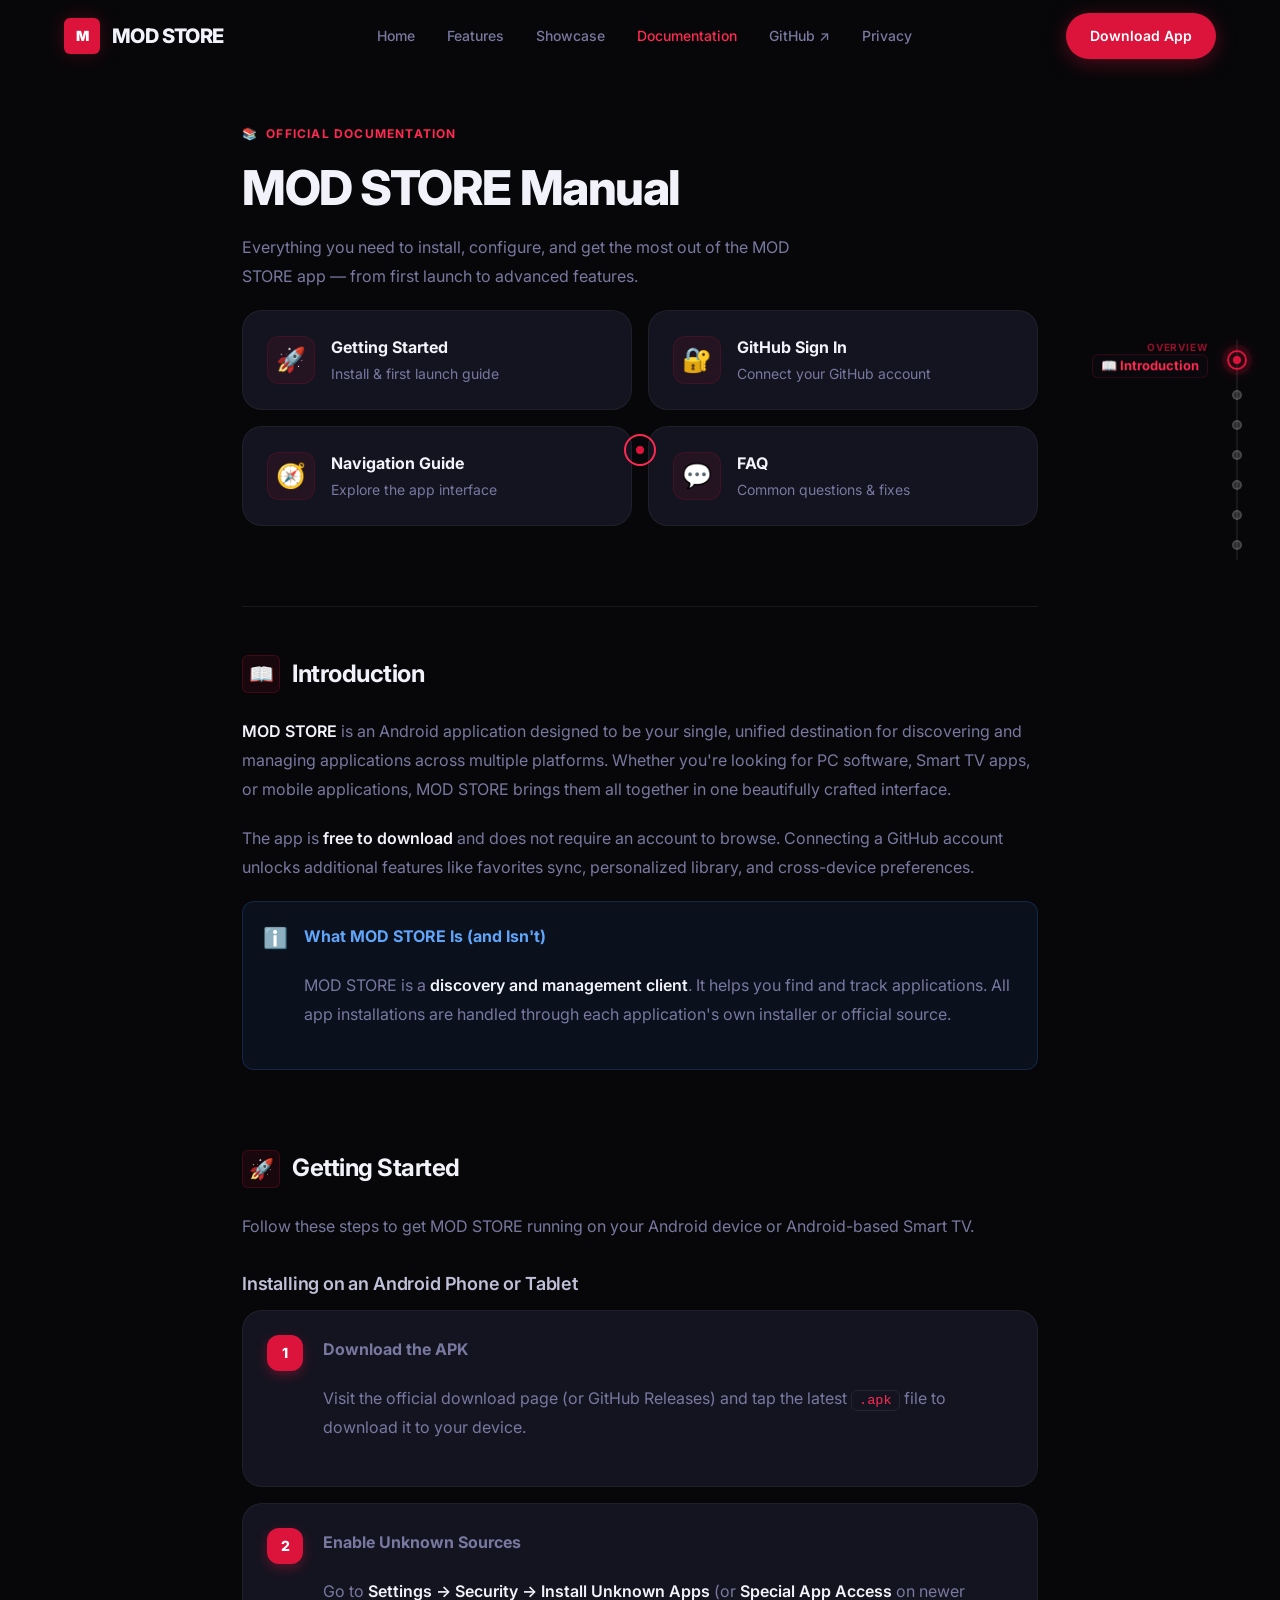
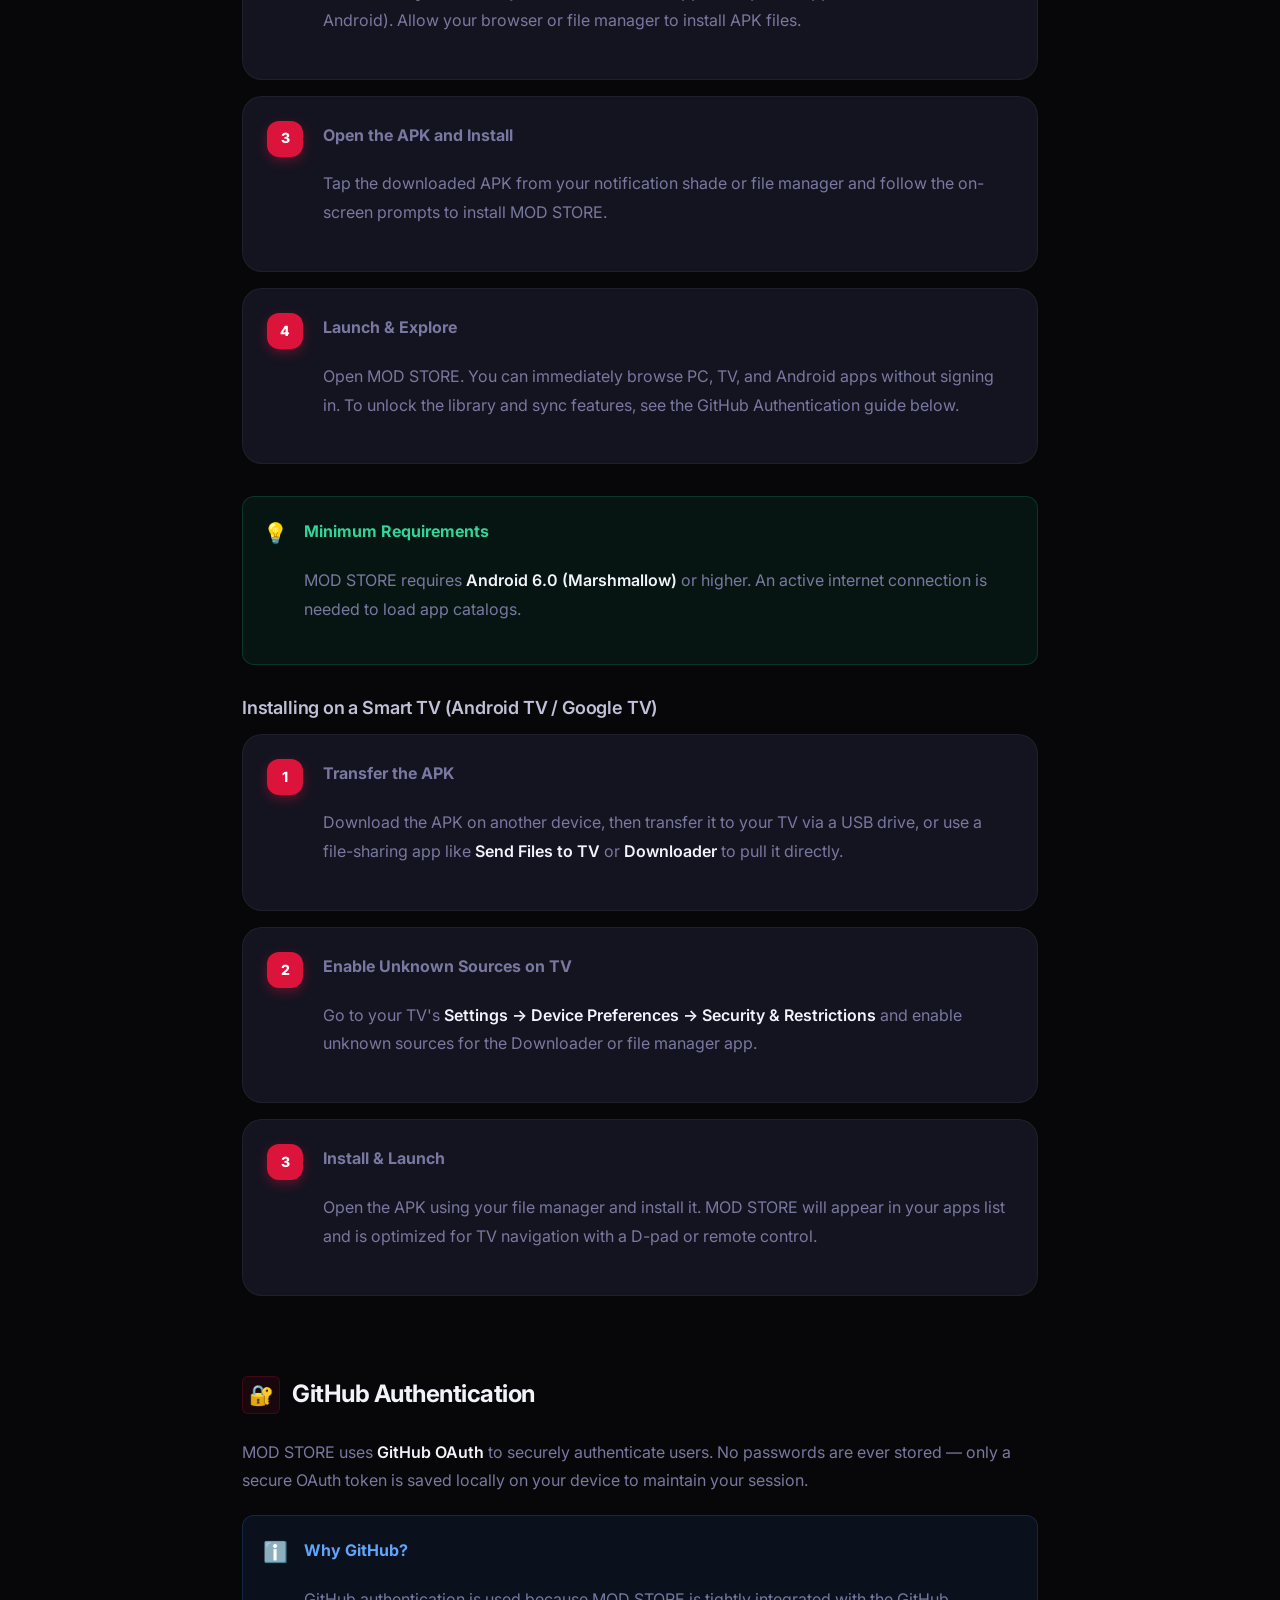
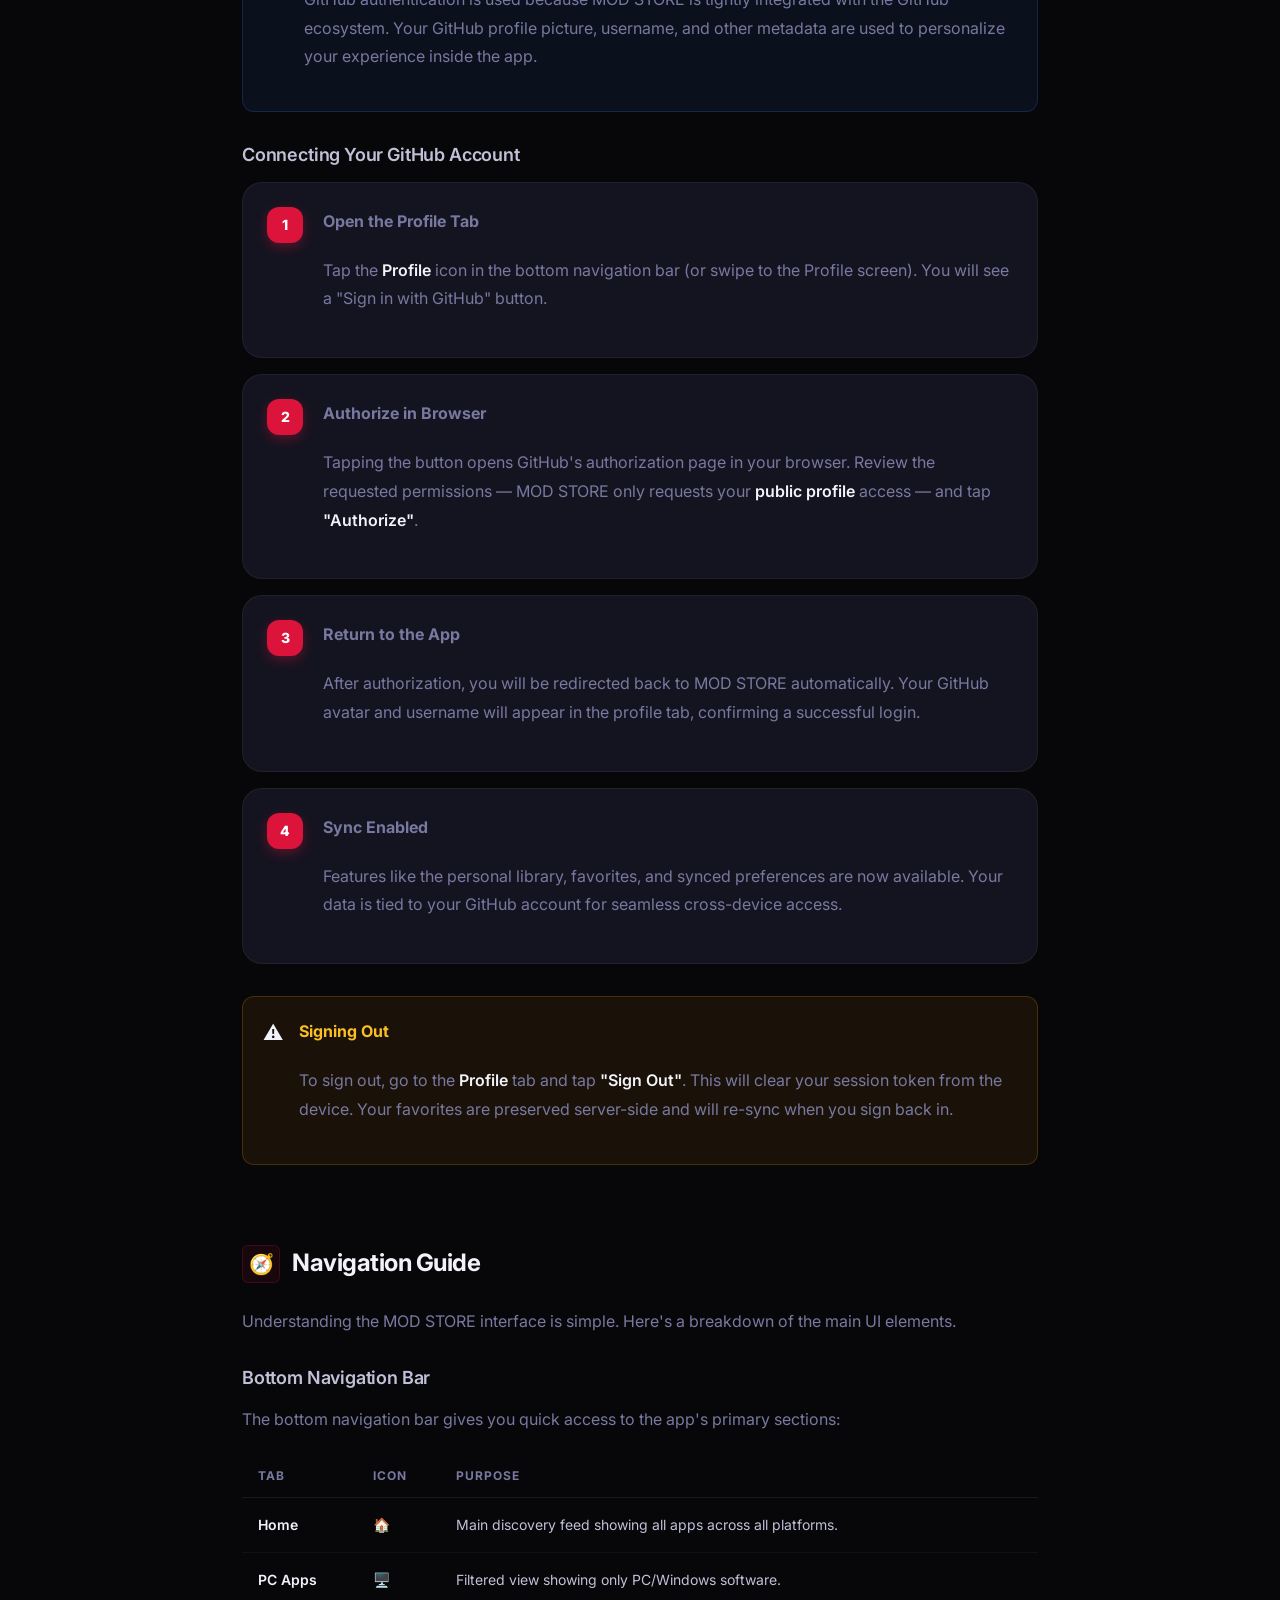
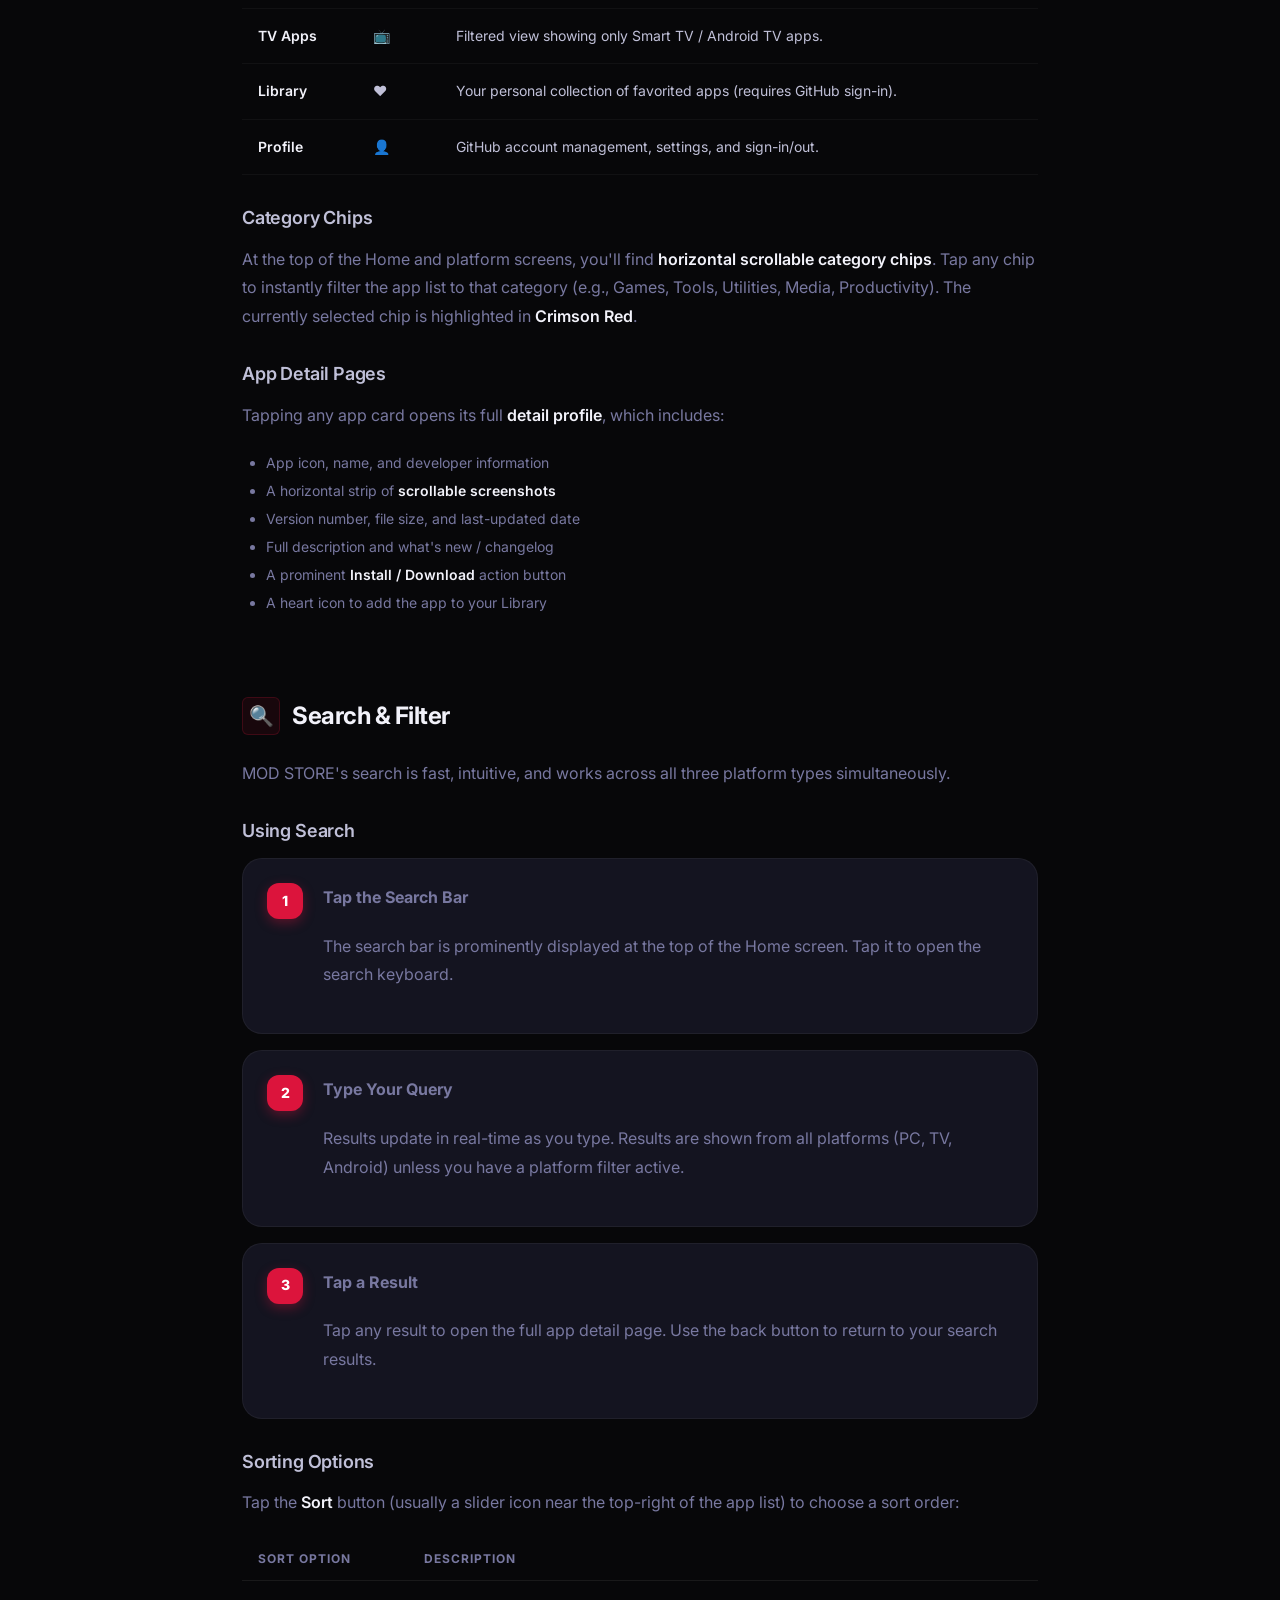
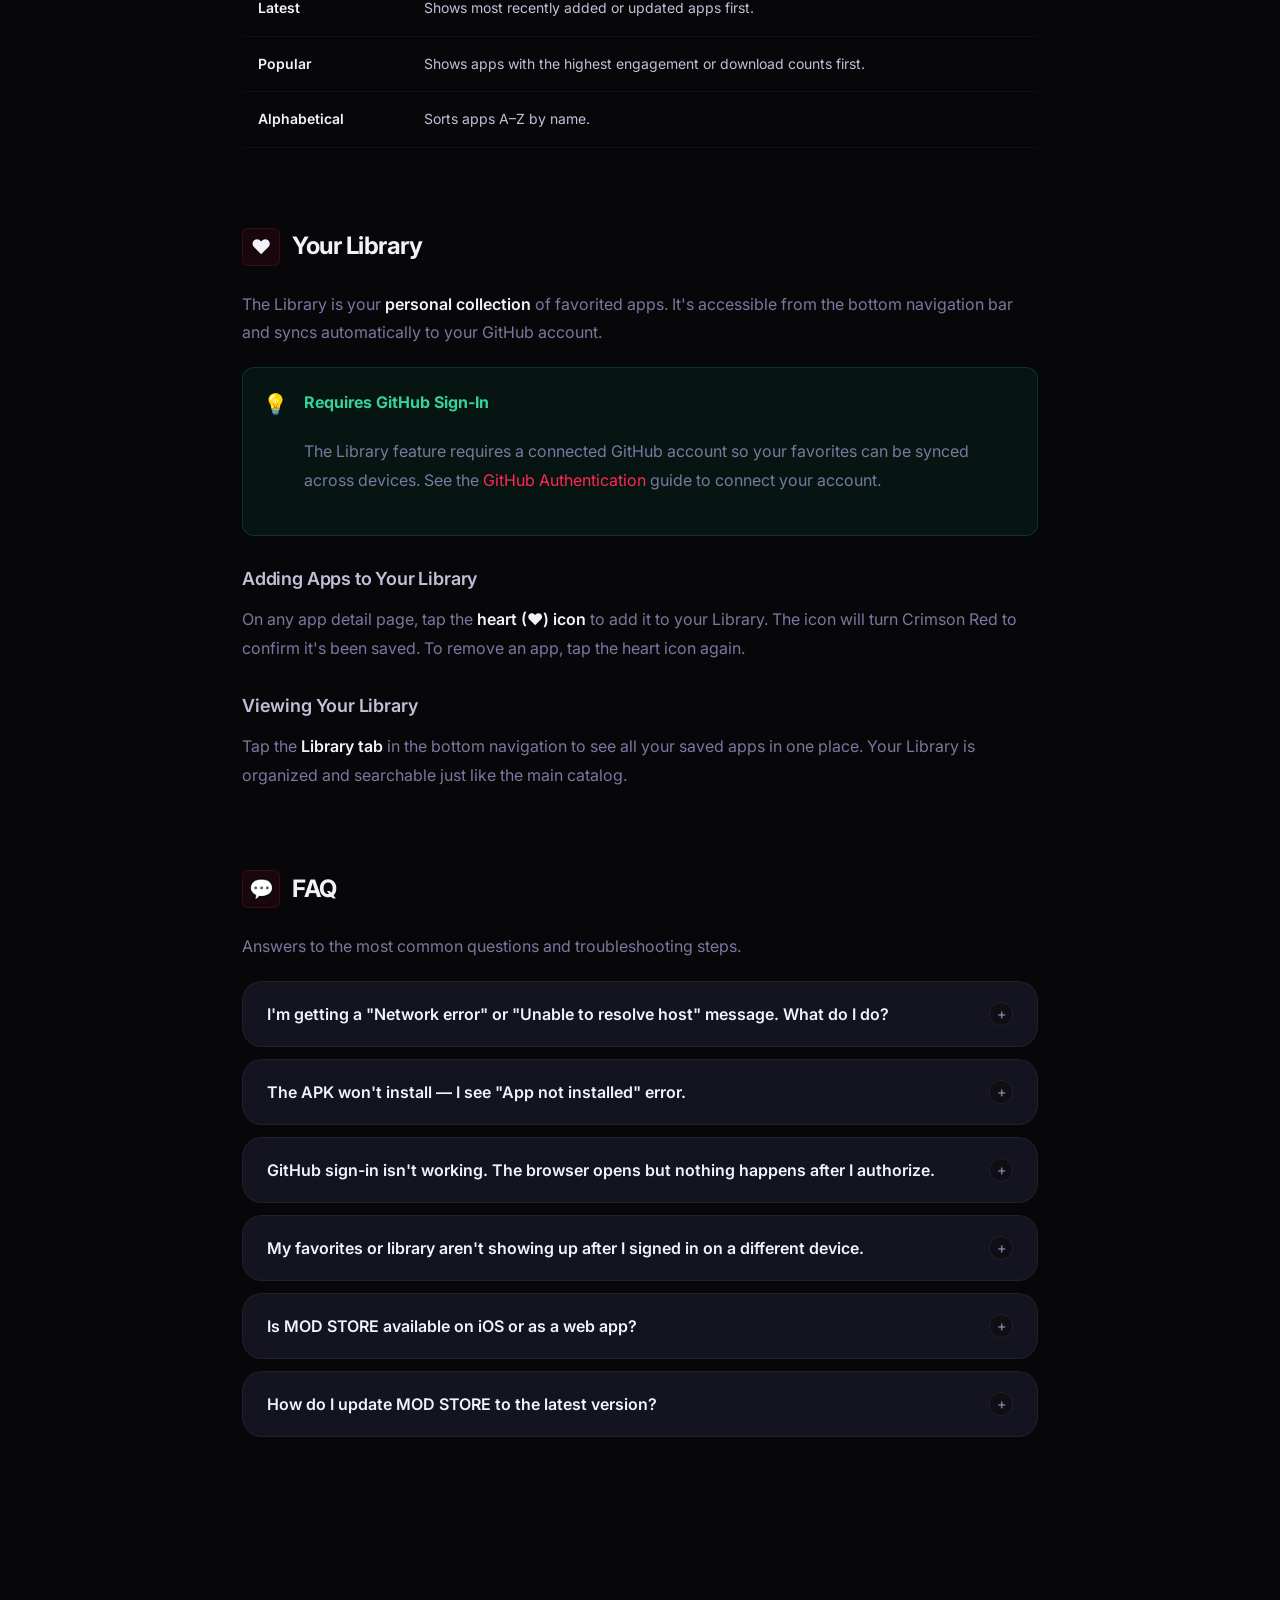
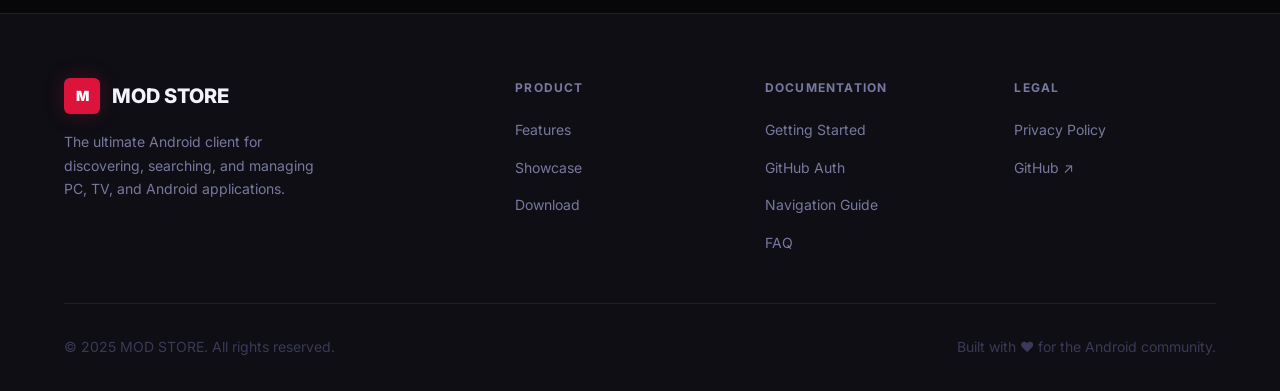
<file: docs.html>
<!DOCTYPE html>
<html lang="en">
<head>
  <meta charset="UTF-8" />
  <meta name="viewport" content="width=device-width, initial-scale=1.0" />
  <title>Documentation – MOD STORE</title>
  <meta name="description" content="Complete documentation and user manual for MOD STORE. Learn how to install the app, connect your GitHub account, navigate the UI, and troubleshoot common issues." />
  <meta name="theme-color" content="#DC143C" />
  <link rel="preconnect" href="https://fonts.googleapis.com" />
  <link rel="preconnect" href="https://fonts.gstatic.com" crossorigin />
  <link rel="stylesheet" href="https://fonts.googleapis.com/css2?family=Inter:wght@300;400;500;600;700;800;900&display=swap" />
  <link rel="stylesheet" href="assets/css/global.css" />
  <link rel="stylesheet" href="assets/css/docs.css" />
</head>
<body>

<!-- ═══════════════════════════════════════════════════════════
     NAVIGATION
════════════════════════════════════════════════════════════ -->
<nav class="nav" id="main-nav" aria-label="Main navigation">
  <div class="nav__inner">
    <a href="index.html" class="nav__logo" id="nav-logo">
      <div class="nav__logo-icon" aria-hidden="true">M</div>
      MOD STORE
    </a>
    <ul class="nav__links" role="list">
      <li><a href="index.html" class="nav__link" id="nav-home">Home</a></li>
      <li><a href="index.html#features" class="nav__link" id="nav-features">Features</a></li>
      <li><a href="index.html#showcase" class="nav__link" id="nav-showcase">Showcase</a></li>
      <li><a href="docs.html" class="nav__link" id="nav-docs" style="color: var(--primary-light);">Documentation</a></li>
      <li><a href="https://github.com/Developer-For-Git" target="_blank" rel="noopener" class="nav__link" id="nav-github">GitHub ↗</a></li>
      <li><a href="privacy.html" class="nav__link" id="nav-privacy">Privacy</a></li>
    </ul>
    <div class="nav__actions">
      <a href="https://github.com/Developer-For-Git/MOD-STORE/releases/download/New/MOD-STORE-UPDATED.apk" class="btn btn--primary" id="nav-download">Download App</a>
    </div>
    <button class="nav__hamburger" id="nav-hamburger" aria-label="Open navigation menu" aria-expanded="false">
      <span></span><span></span><span></span>
    </button>
  </div>
</nav>

<div class="nav__mobile" id="nav-mobile" role="navigation" aria-label="Mobile navigation">
  <a href="index.html" class="nav__link" id="mobile-home">Home</a>
  <a href="index.html#features" class="nav__link" id="mobile-features">Features</a>
  <a href="index.html#showcase" class="nav__link" id="mobile-showcase">Showcase</a>
  <a href="docs.html" class="nav__link" id="mobile-docs">Documentation</a>
  <a href="https://github.com/Developer-For-Git" target="_blank" rel="noopener" class="nav__link" id="mobile-github">GitHub ↗</a>
  <a href="privacy.html" class="nav__link" id="mobile-privacy">Privacy Policy</a>
  <a href="https://github.com/Developer-For-Git/MOD-STORE/releases/download/New/MOD-STORE-UPDATED.apk" class="btn btn--primary" id="mobile-download">Download App</a>
</div>


<!-- ═══════════════════════════════════════════════════════════
     DOCS LAYOUT
════════════════════════════════════════════════════════════ -->

<!-- ── Vertical Walking Stepper ── -->
<nav class="docs-stepper" id="docs-stepper" aria-label="Documentation progress">
  <div class="docs-stepper__rail">
    <div class="docs-stepper__rail-fill" id="stepper-fill"></div>
  </div>

  <ul class="docs-stepper__list">
    <li class="stepper-stop" data-stepper-target="introduction" id="stop-intro">
      <a href="#introduction" aria-label="Introduction">
        <div class="stepper-stop__dot"></div>
      </a>
      <div class="stepper-stop__tooltip">
        <span class="stepper-stop__tooltip-group">Overview</span>
        <span class="stepper-stop__tooltip-name">📖 Introduction</span>
      </div>
    </li>
    <li class="stepper-stop" data-stepper-target="getting-started" id="stop-start">
      <a href="#getting-started" aria-label="Getting Started">
        <div class="stepper-stop__dot"></div>
      </a>
      <div class="stepper-stop__tooltip">
        <span class="stepper-stop__tooltip-group">Setup</span>
        <span class="stepper-stop__tooltip-name">🚀 Getting Started</span>
      </div>
    </li>
    <li class="stepper-stop" data-stepper-target="authentication" id="stop-auth">
      <a href="#authentication" aria-label="GitHub Authentication">
        <div class="stepper-stop__dot"></div>
      </a>
      <div class="stepper-stop__tooltip">
        <span class="stepper-stop__tooltip-group">Setup</span>
        <span class="stepper-stop__tooltip-name">🔐 GitHub Auth</span>
      </div>
    </li>
    <li class="stepper-stop" data-stepper-target="navigation" id="stop-nav">
      <a href="#navigation" aria-label="Navigation Guide">
        <div class="stepper-stop__dot"></div>
      </a>
      <div class="stepper-stop__tooltip">
        <span class="stepper-stop__tooltip-group">Using the App</span>
        <span class="stepper-stop__tooltip-name">🧭 Navigation</span>
      </div>
    </li>
    <li class="stepper-stop" data-stepper-target="search-filter" id="stop-search">
      <a href="#search-filter" aria-label="Search and Filter">
        <div class="stepper-stop__dot"></div>
      </a>
      <div class="stepper-stop__tooltip">
        <span class="stepper-stop__tooltip-group">Using the App</span>
        <span class="stepper-stop__tooltip-name">🔍 Search &amp; Filter</span>
      </div>
    </li>
    <li class="stepper-stop" data-stepper-target="library" id="stop-library">
      <a href="#library" aria-label="Your Library">
        <div class="stepper-stop__dot"></div>
      </a>
      <div class="stepper-stop__tooltip">
        <span class="stepper-stop__tooltip-group">Using the App</span>
        <span class="stepper-stop__tooltip-name">❤️ Your Library</span>
      </div>
    </li>
    <li class="stepper-stop" data-stepper-target="faq" id="stop-faq">
      <a href="#faq" aria-label="FAQ">
        <div class="stepper-stop__dot"></div>
      </a>
      <div class="stepper-stop__tooltip">
        <span class="stepper-stop__tooltip-group">Help</span>
        <span class="stepper-stop__tooltip-name">💬 FAQ</span>
      </div>
    </li>
  </ul>
</nav>


<div class="docs-page">
  <!-- ── Main Content ── -->
  <main class="docs-content" id="docs-main">

    <!-- Docs Hero -->
    <div class="docs-hero">
      <div class="docs-hero__eyebrow">
        <span aria-hidden="true">📚</span> Official Documentation
      </div>
      <h1>MOD STORE Manual</h1>
      <p class="docs-hero__subtitle">
        Everything you need to install, configure, and get the most out of the MOD STORE app — from first launch to advanced features.
      </p>

      <!-- Quick nav cards -->
      <div class="nav-cards">
        <a href="#getting-started" class="nav-card" id="quick-start-card">
          <div class="nav-card__icon" aria-hidden="true">🚀</div>
          <div>
            <div class="nav-card__title">Getting Started</div>
            <div class="nav-card__desc">Install &amp; first launch guide</div>
          </div>
        </a>
        <a href="#authentication" class="nav-card" id="quick-auth-card">
          <div class="nav-card__icon" aria-hidden="true">🔐</div>
          <div>
            <div class="nav-card__title">GitHub Sign In</div>
            <div class="nav-card__desc">Connect your GitHub account</div>
          </div>
        </a>
        <a href="#navigation" class="nav-card" id="quick-nav-card">
          <div class="nav-card__icon" aria-hidden="true">🧭</div>
          <div>
            <div class="nav-card__title">Navigation Guide</div>
            <div class="nav-card__desc">Explore the app interface</div>
          </div>
        </a>
        <a href="#faq" class="nav-card" id="quick-faq-card">
          <div class="nav-card__icon" aria-hidden="true">💬</div>
          <div>
            <div class="nav-card__title">FAQ</div>
            <div class="nav-card__desc">Common questions &amp; fixes</div>
          </div>
        </a>
      </div>
    </div>

    <!-- ── Introduction ── -->
    <section id="introduction" aria-labelledby="intro-heading">
      <h2 id="intro-heading">
        <span class="h2-icon" aria-hidden="true">📖</span> Introduction
      </h2>
      <p>
        <strong>MOD STORE</strong> is an Android application designed to be your single, unified destination for discovering and managing applications across multiple platforms. Whether you're looking for PC software, Smart TV apps, or mobile applications, MOD STORE brings them all together in one beautifully crafted interface.
      </p>
      <p>
        The app is <strong>free to download</strong> and does not require an account to browse. Connecting a GitHub account unlocks additional features like favorites sync, personalized library, and cross-device preferences.
      </p>

      <div class="callout callout--info">
        <span class="callout__icon" aria-hidden="true">ℹ️</span>
        <div class="callout__body">
          <p class="callout__title">What MOD STORE Is (and Isn't)</p>
          <p class="callout__text">MOD STORE is a <strong>discovery and management client</strong>. It helps you find and track applications. All app installations are handled through each application's own installer or official source.</p>
        </div>
      </div>
    </section>


    <!-- ── Getting Started ── -->
    <section id="getting-started" aria-labelledby="getting-started-heading">
      <h2 id="getting-started-heading">
        <span class="h2-icon" aria-hidden="true">🚀</span> Getting Started
      </h2>
      <p>Follow these steps to get MOD STORE running on your Android device or Android-based Smart TV.</p>

      <h3>Installing on an Android Phone or Tablet</h3>
      <div class="steps">
        <div class="step-card">
          <div class="step-card__num" aria-label="Step 1">1</div>
          <div class="step-card__body">
            <p class="step-card__title">Download the APK</p>
            <p class="step-card__text">Visit the official download page (or GitHub Releases) and tap the latest <code>.apk</code> file to download it to your device.</p>
          </div>
        </div>
        <div class="step-card">
          <div class="step-card__num" aria-label="Step 2">2</div>
          <div class="step-card__body">
            <p class="step-card__title">Enable Unknown Sources</p>
            <p class="step-card__text">Go to <strong>Settings → Security → Install Unknown Apps</strong> (or <strong>Special App Access</strong> on newer Android). Allow your browser or file manager to install APK files.</p>
          </div>
        </div>
        <div class="step-card">
          <div class="step-card__num" aria-label="Step 3">3</div>
          <div class="step-card__body">
            <p class="step-card__title">Open the APK and Install</p>
            <p class="step-card__text">Tap the downloaded APK from your notification shade or file manager and follow the on-screen prompts to install MOD STORE.</p>
          </div>
        </div>
        <div class="step-card">
          <div class="step-card__num" aria-label="Step 4">4</div>
          <div class="step-card__body">
            <p class="step-card__title">Launch &amp; Explore</p>
            <p class="step-card__text">Open MOD STORE. You can immediately browse PC, TV, and Android apps without signing in. To unlock the library and sync features, see the GitHub Authentication guide below.</p>
          </div>
        </div>
      </div>

      <div class="callout callout--tip">
        <span class="callout__icon" aria-hidden="true">💡</span>
        <div class="callout__body">
          <p class="callout__title">Minimum Requirements</p>
          <p class="callout__text">MOD STORE requires <strong>Android 6.0 (Marshmallow)</strong> or higher. An active internet connection is needed to load app catalogs.</p>
        </div>
      </div>

      <h3>Installing on a Smart TV (Android TV / Google TV)</h3>
      <div class="steps">
        <div class="step-card">
          <div class="step-card__num" aria-label="Step 1">1</div>
          <div class="step-card__body">
            <p class="step-card__title">Transfer the APK</p>
            <p class="step-card__text">Download the APK on another device, then transfer it to your TV via a USB drive, or use a file-sharing app like <strong>Send Files to TV</strong> or <strong>Downloader</strong> to pull it directly.</p>
          </div>
        </div>
        <div class="step-card">
          <div class="step-card__num" aria-label="Step 2">2</div>
          <div class="step-card__body">
            <p class="step-card__title">Enable Unknown Sources on TV</p>
            <p class="step-card__text">Go to your TV's <strong>Settings → Device Preferences → Security &amp; Restrictions</strong> and enable unknown sources for the Downloader or file manager app.</p>
          </div>
        </div>
        <div class="step-card">
          <div class="step-card__num" aria-label="Step 3">3</div>
          <div class="step-card__body">
            <p class="step-card__title">Install &amp; Launch</p>
            <p class="step-card__text">Open the APK using your file manager and install it. MOD STORE will appear in your apps list and is optimized for TV navigation with a D-pad or remote control.</p>
          </div>
        </div>
      </div>
    </section>


    <!-- ── Authentication ── -->
    <section id="authentication" aria-labelledby="auth-heading">
      <h2 id="auth-heading">
        <span class="h2-icon" aria-hidden="true">🔐</span> GitHub Authentication
      </h2>
      <p>
        MOD STORE uses <strong>GitHub OAuth</strong> to securely authenticate users. No passwords are ever stored — only a secure OAuth token is saved locally on your device to maintain your session.
      </p>

      <div class="callout callout--info">
        <span class="callout__icon" aria-hidden="true">ℹ️</span>
        <div class="callout__body">
          <p class="callout__title">Why GitHub?</p>
          <p class="callout__text">GitHub authentication is used because MOD STORE is tightly integrated with the GitHub ecosystem. Your GitHub profile picture, username, and other metadata are used to personalize your experience inside the app.</p>
        </div>
      </div>

      <h3>Connecting Your GitHub Account</h3>
      <div class="steps">
        <div class="step-card">
          <div class="step-card__num" aria-label="Step 1">1</div>
          <div class="step-card__body">
            <p class="step-card__title">Open the Profile Tab</p>
            <p class="step-card__text">Tap the <strong>Profile</strong> icon in the bottom navigation bar (or swipe to the Profile screen). You will see a "Sign in with GitHub" button.</p>
          </div>
        </div>
        <div class="step-card">
          <div class="step-card__num" aria-label="Step 2">2</div>
          <div class="step-card__body">
            <p class="step-card__title">Authorize in Browser</p>
            <p class="step-card__text">Tapping the button opens GitHub's authorization page in your browser. Review the requested permissions — MOD STORE only requests your <strong>public profile</strong> access — and tap <strong>"Authorize"</strong>.</p>
          </div>
        </div>
        <div class="step-card">
          <div class="step-card__num" aria-label="Step 3">3</div>
          <div class="step-card__body">
            <p class="step-card__title">Return to the App</p>
            <p class="step-card__text">After authorization, you will be redirected back to MOD STORE automatically. Your GitHub avatar and username will appear in the profile tab, confirming a successful login.</p>
          </div>
        </div>
        <div class="step-card">
          <div class="step-card__num" aria-label="Step 4">4</div>
          <div class="step-card__body">
            <p class="step-card__title">Sync Enabled</p>
            <p class="step-card__text">Features like the personal library, favorites, and synced preferences are now available. Your data is tied to your GitHub account for seamless cross-device access.</p>
          </div>
        </div>
      </div>

      <div class="callout callout--warning">
        <span class="callout__icon" aria-hidden="true">⚠️</span>
        <div class="callout__body">
          <p class="callout__title">Signing Out</p>
          <p class="callout__text">To sign out, go to the <strong>Profile</strong> tab and tap <strong>"Sign Out"</strong>. This will clear your session token from the device. Your favorites are preserved server-side and will re-sync when you sign back in.</p>
        </div>
      </div>
    </section>


    <!-- ── Navigation Guide ── -->
    <section id="navigation" aria-labelledby="nav-heading">
      <h2 id="nav-heading">
        <span class="h2-icon" aria-hidden="true">🧭</span> Navigation Guide
      </h2>
      <p>Understanding the MOD STORE interface is simple. Here's a breakdown of the main UI elements.</p>

      <h3>Bottom Navigation Bar</h3>
      <p>The bottom navigation bar gives you quick access to the app's primary sections:</p>

      <table class="docs-table" aria-label="Bottom navigation items">
        <thead>
          <tr>
            <th scope="col">Tab</th>
            <th scope="col">Icon</th>
            <th scope="col">Purpose</th>
          </tr>
        </thead>
        <tbody>
          <tr>
            <td><strong>Home</strong></td>
            <td>🏠</td>
            <td>Main discovery feed showing all apps across all platforms.</td>
          </tr>
          <tr>
            <td><strong>PC Apps</strong></td>
            <td>🖥️</td>
            <td>Filtered view showing only PC/Windows software.</td>
          </tr>
          <tr>
            <td><strong>TV Apps</strong></td>
            <td>📺</td>
            <td>Filtered view showing only Smart TV / Android TV apps.</td>
          </tr>
          <tr>
            <td><strong>Library</strong></td>
            <td>❤️</td>
            <td>Your personal collection of favorited apps (requires GitHub sign-in).</td>
          </tr>
          <tr>
            <td><strong>Profile</strong></td>
            <td>👤</td>
            <td>GitHub account management, settings, and sign-in/out.</td>
          </tr>
        </tbody>
      </table>

      <h3>Category Chips</h3>
      <p>
        At the top of the Home and platform screens, you'll find <strong>horizontal scrollable category chips</strong>. Tap any chip to instantly filter the app list to that category (e.g., Games, Tools, Utilities, Media, Productivity). The currently selected chip is highlighted in <strong>Crimson Red</strong>.
      </p>

      <h3>App Detail Pages</h3>
      <p>
        Tapping any app card opens its full <strong>detail profile</strong>, which includes:
      </p>
      <ul style="padding-left: 1.5rem; margin-bottom: 1.5rem; color: var(--text-muted); font-size: var(--text-sm); line-height: 2; list-style: disc;">
        <li>App icon, name, and developer information</li>
        <li>A horizontal strip of <strong>scrollable screenshots</strong></li>
        <li>Version number, file size, and last-updated date</li>
        <li>Full description and what's new / changelog</li>
        <li>A prominent <strong>Install / Download</strong> action button</li>
        <li>A heart icon to add the app to your Library</li>
      </ul>
    </section>


    <!-- ── Search & Filter ── -->
    <section id="search-filter" aria-labelledby="search-heading">
      <h2 id="search-heading">
        <span class="h2-icon" aria-hidden="true">🔍</span> Search &amp; Filter
      </h2>
      <p>MOD STORE's search is fast, intuitive, and works across all three platform types simultaneously.</p>

      <h3>Using Search</h3>
      <div class="steps">
        <div class="step-card">
          <div class="step-card__num" aria-label="Step 1">1</div>
          <div class="step-card__body">
            <p class="step-card__title">Tap the Search Bar</p>
            <p class="step-card__text">The search bar is prominently displayed at the top of the Home screen. Tap it to open the search keyboard.</p>
          </div>
        </div>
        <div class="step-card">
          <div class="step-card__num" aria-label="Step 2">2</div>
          <div class="step-card__body">
            <p class="step-card__title">Type Your Query</p>
            <p class="step-card__text">Results update in real-time as you type. Results are shown from all platforms (PC, TV, Android) unless you have a platform filter active.</p>
          </div>
        </div>
        <div class="step-card">
          <div class="step-card__num" aria-label="Step 3">3</div>
          <div class="step-card__body">
            <p class="step-card__title">Tap a Result</p>
            <p class="step-card__text">Tap any result to open the full app detail page. Use the back button to return to your search results.</p>
          </div>
        </div>
      </div>

      <h3>Sorting Options</h3>
      <p>Tap the <strong>Sort</strong> button (usually a slider icon near the top-right of the app list) to choose a sort order:</p>
      <table class="docs-table" aria-label="Sorting options">
        <thead>
          <tr>
            <th scope="col">Sort Option</th>
            <th scope="col">Description</th>
          </tr>
        </thead>
        <tbody>
          <tr><td><strong>Latest</strong></td><td>Shows most recently added or updated apps first.</td></tr>
          <tr><td><strong>Popular</strong></td><td>Shows apps with the highest engagement or download counts first.</td></tr>
          <tr><td><strong>Alphabetical</strong></td><td>Sorts apps A–Z by name.</td></tr>
        </tbody>
      </table>
    </section>


    <!-- ── Library ── -->
    <section id="library" aria-labelledby="library-heading">
      <h2 id="library-heading">
        <span class="h2-icon" aria-hidden="true">❤️</span> Your Library
      </h2>
      <p>
        The Library is your <strong>personal collection</strong> of favorited apps. It's accessible from the bottom navigation bar and syncs automatically to your GitHub account.
      </p>

      <div class="callout callout--tip">
        <span class="callout__icon" aria-hidden="true">💡</span>
        <div class="callout__body">
          <p class="callout__title">Requires GitHub Sign-In</p>
          <p class="callout__text">The Library feature requires a connected GitHub account so your favorites can be synced across devices. See the <a href="#authentication" style="color: var(--primary-light);">GitHub Authentication</a> guide to connect your account.</p>
        </div>
      </div>

      <h3>Adding Apps to Your Library</h3>
      <p>
        On any app detail page, tap the <strong>heart (♥) icon</strong> to add it to your Library. The icon will turn Crimson Red to confirm it's been saved. To remove an app, tap the heart icon again.
      </p>

      <h3>Viewing Your Library</h3>
      <p>
        Tap the <strong>Library tab</strong> in the bottom navigation to see all your saved apps in one place. Your Library is organized and searchable just like the main catalog.
      </p>
    </section>


    <!-- ── FAQ ── -->
    <section id="faq" aria-labelledby="faq-heading">
      <h2 id="faq-heading">
        <span class="h2-icon" aria-hidden="true">💬</span> FAQ
      </h2>
      <p>Answers to the most common questions and troubleshooting steps.</p>

      <div class="faq-list" role="list">

        <div class="faq-item" role="listitem">
          <button class="faq-question" id="faq-q1" aria-controls="faq-a1">
            I'm getting a "Network error" or "Unable to resolve host" message. What do I do?
            <span class="faq-icon" aria-hidden="true">+</span>
          </button>
          <div class="faq-answer" id="faq-a1" role="region" aria-labelledby="faq-q1">
            <div class="faq-answer__inner">
              This error means the app cannot reach its data servers. Try the following steps:
              <br/><br/>
              <strong>1. Check your internet connection.</strong> Make sure you're connected to Wi-Fi or mobile data and that other apps can reach the internet.<br/>
              <strong>2. Disable VPN or proxy.</strong> VPNs can sometimes block the app's API endpoints. Try disabling your VPN temporarily.<br/>
              <strong>3. Flush DNS cache.</strong> On Android, go to <em>Settings → Wi-Fi → your network → forget</em>, then reconnect.<br/>
              <strong>4. Try a different network.</strong> Switch from Wi-Fi to mobile data (or vice versa) to rule out network-specific issues.
            </div>
          </div>
        </div>

        <div class="faq-item" role="listitem">
          <button class="faq-question" id="faq-q2" aria-controls="faq-a2">
            The APK won't install — I see "App not installed" error.
            <span class="faq-icon" aria-hidden="true">+</span>
          </button>
          <div class="faq-answer" id="faq-a2" role="region" aria-labelledby="faq-q2">
            <div class="faq-answer__inner">
              This usually happens for one of these reasons:
              <br/><br/>
              <strong>• Insufficient storage:</strong> Free up space on your device and try again.<br/>
              <strong>• Corrupted download:</strong> Delete the APK and re-download it from the official source.<br/>
              <strong>• Existing conflicting install:</strong> If you have an older or different version installed, uninstall it first, then install the new one.<br/>
              <strong>• Android version too old:</strong> MOD STORE requires Android 6.0 or higher. Check your Android version in Settings → About Phone.
            </div>
          </div>
        </div>

        <div class="faq-item" role="listitem">
          <button class="faq-question" id="faq-q3" aria-controls="faq-a3">
            GitHub sign-in isn't working. The browser opens but nothing happens after I authorize.
            <span class="faq-icon" aria-hidden="true">+</span>
          </button>
          <div class="faq-answer" id="faq-a3" role="region" aria-labelledby="faq-q3">
            <div class="faq-answer__inner">
              The OAuth redirect requires your device's browser to be able to redirect back to the MOD STORE app. Try these steps:
              <br/><br/>
              <strong>1. Check your default browser.</strong> Some third-party browsers block app redirects. Try setting Chrome or the default system browser as your default.<br/>
              <strong>2. Clear browser cache.</strong> Go to Settings → Apps → [Your Browser] → Storage → Clear Cache.<br/>
              <strong>3. Restart the app.</strong> Force-stop MOD STORE and try signing in again.<br/>
              <strong>4. Check internet connectivity.</strong> The OAuth callback requires an active connection both in the browser and in the app simultaneously.
            </div>
          </div>
        </div>

        <div class="faq-item" role="listitem">
          <button class="faq-question" id="faq-q4" aria-controls="faq-a4">
            My favorites or library aren't showing up after I signed in on a different device.
            <span class="faq-icon" aria-hidden="true">+</span>
          </button>
          <div class="faq-answer" id="faq-a4" role="region" aria-labelledby="faq-q4">
            <div class="faq-answer__inner">
              Make sure you're signed in with the <strong>same GitHub account</strong> on both devices. Your library is tied to your specific GitHub user ID. If the accounts match, try signing out and signing back in to force a data refresh. A stable internet connection is required for sync to work.
            </div>
          </div>
        </div>

        <div class="faq-item" role="listitem">
          <button class="faq-question" id="faq-q5" aria-controls="faq-a5">
            Is MOD STORE available on iOS or as a web app?
            <span class="faq-icon" aria-hidden="true">+</span>
          </button>
          <div class="faq-answer" id="faq-a5" role="region" aria-labelledby="faq-q5">
            <div class="faq-answer__inner">
              MOD STORE is currently an <strong>Android-only application</strong>. There is no iOS version or web-based version at this time. The app can be sideloaded onto Android TV and Smart TV devices that run Android as their OS.
            </div>
          </div>
        </div>

        <div class="faq-item" role="listitem">
          <button class="faq-question" id="faq-q6" aria-controls="faq-a6">
            How do I update MOD STORE to the latest version?
            <span class="faq-icon" aria-hidden="true">+</span>
          </button>
          <div class="faq-answer" id="faq-a6" role="region" aria-labelledby="faq-q6">
            <div class="faq-answer__inner">
              Since MOD STORE is distributed as an APK outside the Play Store, updates are manual. Visit the official download page or the GitHub Releases page to check for newer versions. Download the latest APK and install it over the existing version — your data and sign-in will be preserved.
            </div>
          </div>
        </div>

      </div>
    </section>

  </main>
</div><!-- /.docs-page -->


<!-- ═══════════════════════════════════════════════════════════
     FOOTER
════════════════════════════════════════════════════════════ -->
<footer class="footer" aria-label="Site footer">
  <div class="container">
    <div class="footer__grid">
      <div class="footer__brand">
        <a href="index.html" class="footer__logo" id="footer-logo">
          <div class="nav__logo-icon" aria-hidden="true">M</div>
          MOD STORE
        </a>
        <p class="footer__tagline">
          The ultimate Android client for discovering, searching, and managing PC, TV, and Android applications.
        </p>
      </div>
      <div>
        <p class="footer__col-title">Product</p>
        <ul class="footer__links" role="list">
          <li><a href="index.html#features" class="footer__link" id="footer-features">Features</a></li>
          <li><a href="index.html#showcase" class="footer__link" id="footer-showcase">Showcase</a></li>
          <li><a href="index.html#download" class="footer__link" id="footer-download">Download</a></li>
        </ul>
      </div>
      <div>
        <p class="footer__col-title">Documentation</p>
        <ul class="footer__links" role="list">
          <li><a href="#getting-started" class="footer__link" id="footer-start">Getting Started</a></li>
          <li><a href="#authentication" class="footer__link" id="footer-auth">GitHub Auth</a></li>
          <li><a href="#navigation" class="footer__link" id="footer-nav">Navigation Guide</a></li>
          <li><a href="#faq" class="footer__link" id="footer-faq">FAQ</a></li>
        </ul>
      </div>
      <div>
        <p class="footer__col-title">Legal</p>
        <ul class="footer__links" role="list">
          <li><a href="privacy.html" class="footer__link" id="footer-privacy">Privacy Policy</a></li>
          <li><a href="https://github.com/Developer-For-Git" target="_blank" rel="noopener" class="footer__link" id="footer-github">GitHub ↗</a></li>
        </ul>
      </div>
    </div>
    <div class="footer__bottom">
      <span>&copy; 2025 MOD STORE. All rights reserved.</span>
      <span>Built with ❤️ for the Android community.</span>
    </div>
  </div>
</footer>


<script src="assets/js/nav.js"></script>
<script src="assets/js/docs.js"></script>
</body>
</html>
</file>
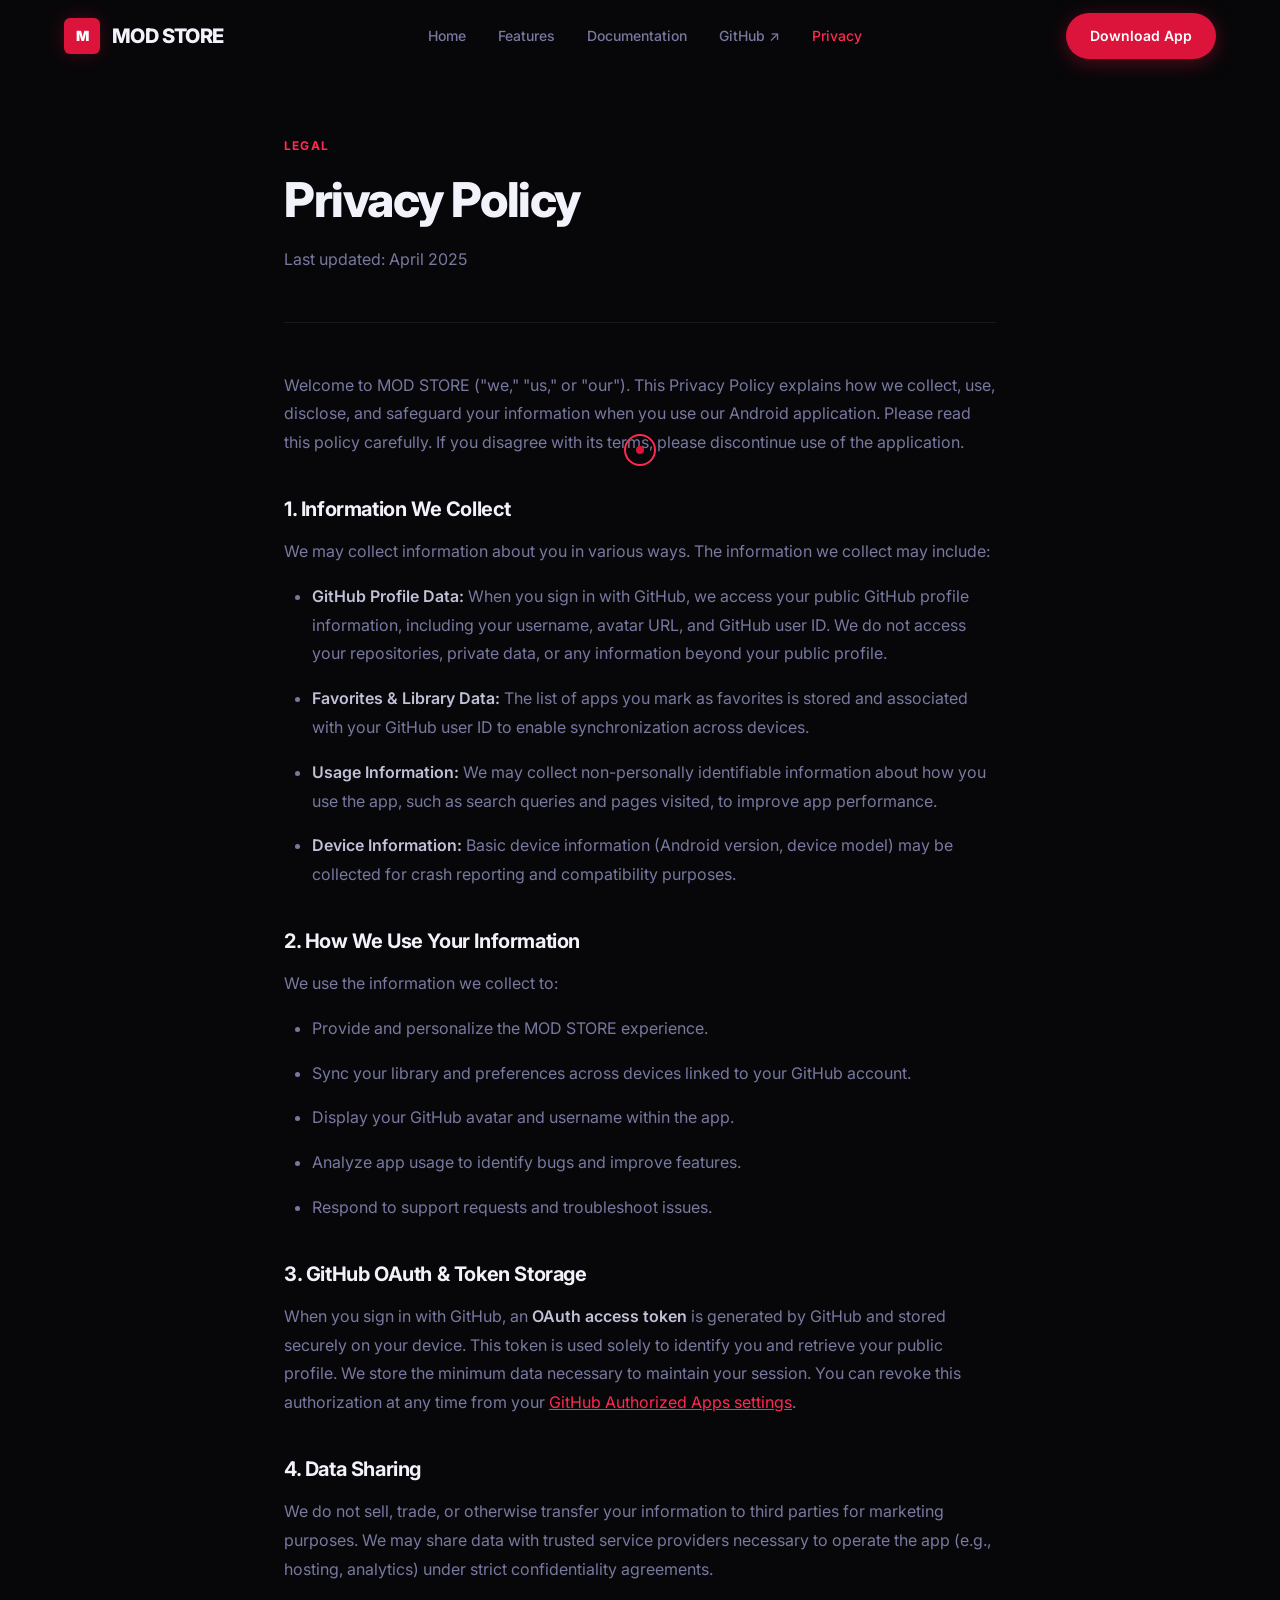
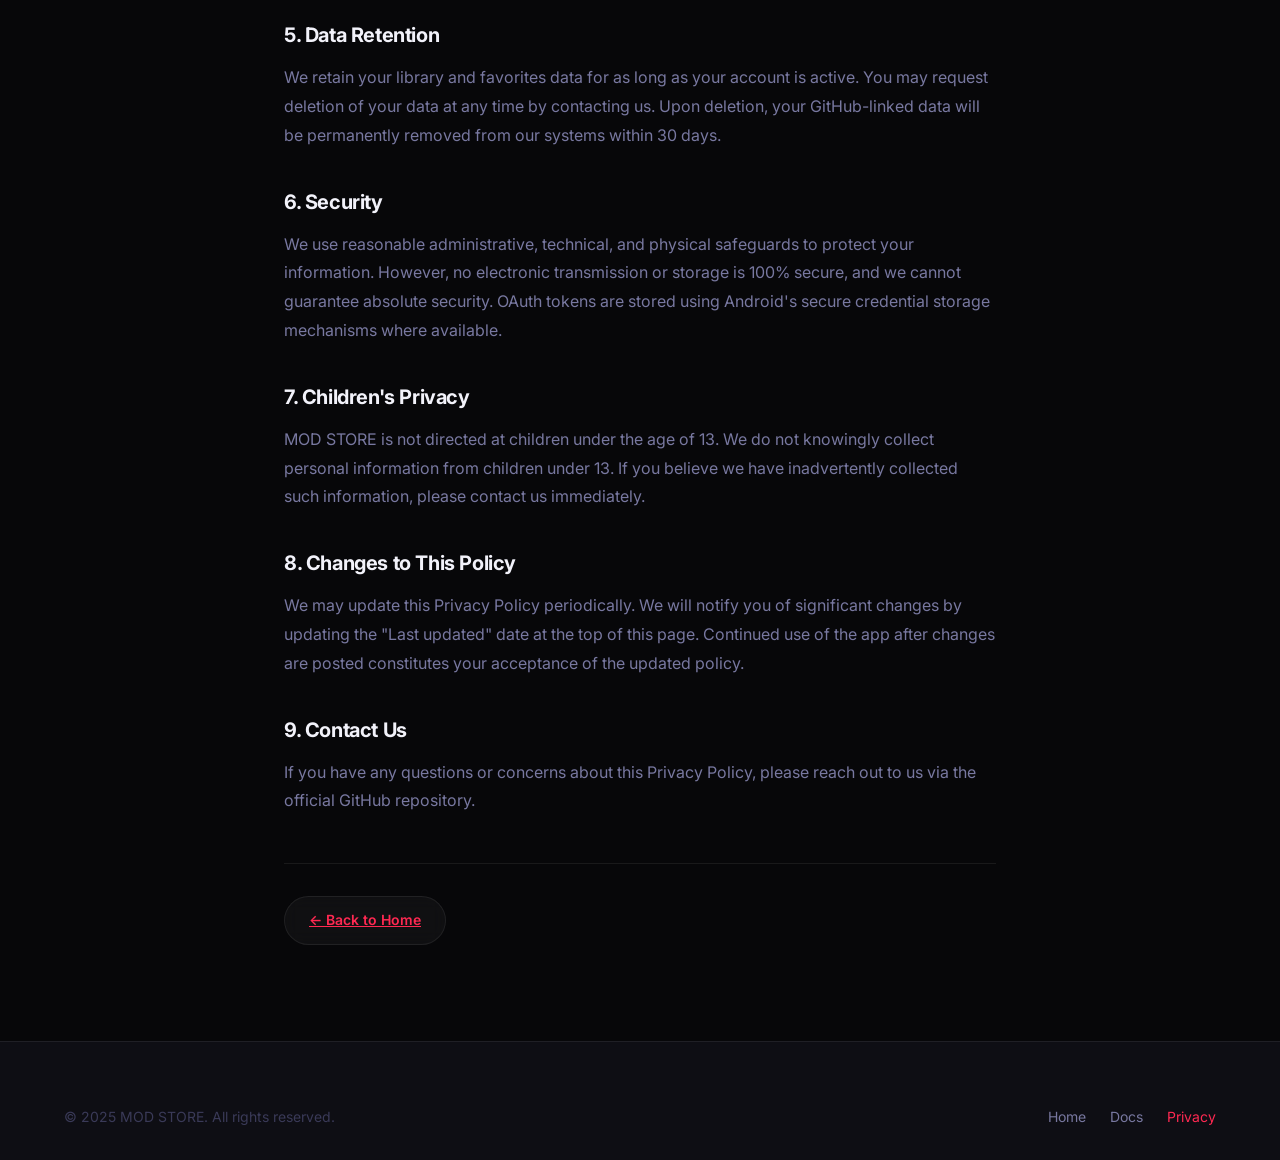
<file: privacy.html>
<!DOCTYPE html>
<html lang="en">
<head>
  <meta charset="UTF-8" />
  <meta name="viewport" content="width=device-width, initial-scale=1.0" />
  <title>Privacy Policy – MOD STORE</title>
  <meta name="description" content="MOD STORE Privacy Policy. Learn how we collect, use, and protect your information when you use the MOD STORE Android application." />
  <meta name="theme-color" content="#DC143C" />
  <link rel="preconnect" href="https://fonts.googleapis.com" />
  <link rel="preconnect" href="https://fonts.gstatic.com" crossorigin />
  <link rel="stylesheet" href="https://fonts.googleapis.com/css2?family=Inter:wght@300;400;500;600;700;800;900&display=swap" />
  <link rel="stylesheet" href="assets/css/global.css" />
  <style>
    .privacy-page {
      padding-top: var(--nav-height);
      min-height: 100vh;
    }
    .privacy-content {
      max-width: 760px;
      margin-inline: auto;
      padding: var(--space-16) var(--space-6) var(--space-24);
    }
    .privacy-header {
      margin-bottom: var(--space-12);
      padding-bottom: var(--space-8);
      border-bottom: 1px solid var(--border);
    }
    .privacy-header__eyebrow {
      font-size: var(--text-xs);
      font-weight: 700;
      letter-spacing: 0.1em;
      text-transform: uppercase;
      color: var(--primary-light);
      margin-bottom: var(--space-4);
      display: block;
    }
    .privacy-header h1 {
      font-size: clamp(var(--text-3xl), 5vw, var(--text-5xl));
      font-weight: 800;
      letter-spacing: -0.03em;
      margin-bottom: var(--space-4);
    }
    .privacy-header__date {
      font-size: var(--text-sm);
      color: var(--text-muted);
    }
    .privacy-content h2 {
      font-size: var(--text-xl);
      font-weight: 700;
      margin-bottom: var(--space-4);
      margin-top: var(--space-10);
      color: var(--text-primary);
    }
    .privacy-content p, .privacy-content li {
      font-size: var(--text-base);
      color: var(--text-muted);
      line-height: 1.8;
      margin-bottom: var(--space-4);
    }
    .privacy-content ul {
      list-style: disc;
      padding-left: 1.75rem;
      margin-bottom: var(--space-5);
    }
    .privacy-content strong { color: var(--text-secondary); font-weight: 600; }
    .privacy-content a { color: var(--primary-light); text-decoration: underline; }
  </style>
</head>
<body>

<nav class="nav" id="main-nav" aria-label="Main navigation">
  <div class="nav__inner">
    <a href="index.html" class="nav__logo" id="nav-logo">
      <div class="nav__logo-icon" aria-hidden="true">M</div>
      MOD STORE
    </a>
    <ul class="nav__links" role="list">
      <li><a href="index.html" class="nav__link" id="nav-home">Home</a></li>
      <li><a href="index.html#features" class="nav__link" id="nav-features">Features</a></li>
      <li><a href="docs.html" class="nav__link" id="nav-docs">Documentation</a></li>
      <li><a href="https://github.com/Developer-For-Git" target="_blank" rel="noopener" class="nav__link" id="nav-github">GitHub ↗</a></li>
      <li><a href="privacy.html" class="nav__link" id="nav-privacy" style="color: var(--primary-light);">Privacy</a></li>
    </ul>
    <div class="nav__actions">
      <a href="https://github.com/Developer-For-Git/MOD-STORE/releases/download/New/MOD-STORE-UPDATED.apk" class="btn btn--primary" id="nav-download">Download App</a>
    </div>
    <button class="nav__hamburger" id="nav-hamburger" aria-label="Open navigation menu" aria-expanded="false">
      <span></span><span></span><span></span>
    </button>
  </div>
</nav>

<div class="nav__mobile" id="nav-mobile" role="navigation" aria-label="Mobile navigation">
  <a href="index.html" class="nav__link">Home</a>
  <a href="index.html#features" class="nav__link">Features</a>
  <a href="docs.html" class="nav__link">Documentation</a>
  <a href="https://github.com/Developer-For-Git" target="_blank" rel="noopener" class="nav__link">GitHub ↗</a>
  <a href="https://github.com/Developer-For-Git/MOD-STORE/releases/download/New/MOD-STORE-UPDATED.apk" class="btn btn--primary">Download App</a>
</div>

<div class="privacy-page">
  <div class="privacy-content">
    <div class="privacy-header">
      <span class="privacy-header__eyebrow">Legal</span>
      <h1>Privacy Policy</h1>
      <p class="privacy-header__date">Last updated: April 2025</p>
    </div>

    <p>
      Welcome to MOD STORE ("we," "us," or "our"). This Privacy Policy explains how we collect, use, disclose, and safeguard your information when you use our Android application. Please read this policy carefully. If you disagree with its terms, please discontinue use of the application.
    </p>

    <h2>1. Information We Collect</h2>
    <p>We may collect information about you in various ways. The information we collect may include:</p>
    <ul>
      <li><strong>GitHub Profile Data:</strong> When you sign in with GitHub, we access your public GitHub profile information, including your username, avatar URL, and GitHub user ID. We do not access your repositories, private data, or any information beyond your public profile.</li>
      <li><strong>Favorites &amp; Library Data:</strong> The list of apps you mark as favorites is stored and associated with your GitHub user ID to enable synchronization across devices.</li>
      <li><strong>Usage Information:</strong> We may collect non-personally identifiable information about how you use the app, such as search queries and pages visited, to improve app performance.</li>
      <li><strong>Device Information:</strong> Basic device information (Android version, device model) may be collected for crash reporting and compatibility purposes.</li>
    </ul>

    <h2>2. How We Use Your Information</h2>
    <p>We use the information we collect to:</p>
    <ul>
      <li>Provide and personalize the MOD STORE experience.</li>
      <li>Sync your library and preferences across devices linked to your GitHub account.</li>
      <li>Display your GitHub avatar and username within the app.</li>
      <li>Analyze app usage to identify bugs and improve features.</li>
      <li>Respond to support requests and troubleshoot issues.</li>
    </ul>

    <h2>3. GitHub OAuth &amp; Token Storage</h2>
    <p>
      When you sign in with GitHub, an <strong>OAuth access token</strong> is generated by GitHub and stored securely on your device. This token is used solely to identify you and retrieve your public profile. We store the minimum data necessary to maintain your session. You can revoke this authorization at any time from your <a href="https://github.com/settings/applications" target="_blank" rel="noopener">GitHub Authorized Apps settings</a>.
    </p>

    <h2>4. Data Sharing</h2>
    <p>
      We do not sell, trade, or otherwise transfer your information to third parties for marketing purposes. We may share data with trusted service providers necessary to operate the app (e.g., hosting, analytics) under strict confidentiality agreements.
    </p>

    <h2>5. Data Retention</h2>
    <p>
      We retain your library and favorites data for as long as your account is active. You may request deletion of your data at any time by contacting us. Upon deletion, your GitHub-linked data will be permanently removed from our systems within 30 days.
    </p>

    <h2>6. Security</h2>
    <p>
      We use reasonable administrative, technical, and physical safeguards to protect your information. However, no electronic transmission or storage is 100% secure, and we cannot guarantee absolute security. OAuth tokens are stored using Android's secure credential storage mechanisms where available.
    </p>

    <h2>7. Children's Privacy</h2>
    <p>
      MOD STORE is not directed at children under the age of 13. We do not knowingly collect personal information from children under 13. If you believe we have inadvertently collected such information, please contact us immediately.
    </p>

    <h2>8. Changes to This Policy</h2>
    <p>
      We may update this Privacy Policy periodically. We will notify you of significant changes by updating the "Last updated" date at the top of this page. Continued use of the app after changes are posted constitutes your acceptance of the updated policy.
    </p>

    <h2>9. Contact Us</h2>
    <p>
      If you have any questions or concerns about this Privacy Policy, please reach out to us via the official GitHub repository.
    </p>

    <div style="margin-top: var(--space-12); padding-top: var(--space-8); border-top: 1px solid var(--border);">
      <a href="index.html" class="btn btn--ghost">&larr; Back to Home</a>
    </div>
  </div>
</div>

<footer class="footer" aria-label="Site footer">
  <div class="container">
    <div class="footer__bottom" style="border-top: none; padding-top: 0;">
      <span>&copy; 2025 MOD STORE. All rights reserved.</span>
      <div style="display:flex; gap: 1.5rem;">
        <a href="index.html" class="footer__link">Home</a>
        <a href="docs.html" class="footer__link">Docs</a>
        <a href="privacy.html" class="footer__link" style="color: var(--primary-light);">Privacy</a>
      </div>
    </div>
  </div>
</footer>

<script src="assets/js/nav.js"></script>
</body>
</html>
</file>
<file: assets/css/global.css>
/* ============================================================
   MOD STORE – Global CSS
   Design tokens, reset, typography, utilities, animations
   ============================================================ */

@import url('https://fonts.googleapis.com/css2?family=Inter:wght@300;400;500;600;700;800;900&display=swap');

/* ── Design Tokens ─────────────────────────────────────────── */
:root {
  /* Colors */
  --primary:          #DC143C;
  --primary-light:    #FF2952;
  --primary-dark:     #A50E2D;
  --primary-glow:     rgba(220, 20, 60, 0.35);
  --primary-subtle:   rgba(220, 20, 60, 0.08);

  /* Backgrounds */
  --bg-base:          #070709;
  --bg-surface:       #0E0E14;
  --bg-card:          #141420;
  --bg-card-hover:    #1C1C2C;
  --bg-glass:         rgba(255, 255, 255, 0.04);
  --bg-glass-hover:   rgba(255, 255, 255, 0.07);

  /* Text */
  --text-primary:     #F2F2FA;
  --text-secondary:   #C0C0D8;
  --text-muted:       #7878A0;
  --text-faint:       #3A3A58;

  /* Borders */
  --border:           rgba(255, 255, 255, 0.07);
  --border-active:    rgba(220, 20, 60, 0.5);
  --border-card:      rgba(255, 255, 255, 0.05);

  /* Shadows */
  --shadow-sm:        0 2px 12px rgba(0,0,0,0.4);
  --shadow-md:        0 8px 32px rgba(0,0,0,0.5);
  --shadow-lg:        0 20px 60px rgba(0,0,0,0.6);
  --shadow-glow:      0 0 40px var(--primary-glow);
  --shadow-glow-sm:   0 0 20px rgba(220,20,60,0.25);

  /* Radius */
  --radius-sm:        6px;
  --radius-md:        12px;
  --radius-lg:        20px;
  --radius-xl:        28px;
  --radius-full:      9999px;

  /* Spacing */
  --space-1:  4px;
  --space-2:  8px;
  --space-3:  12px;
  --space-4:  16px;
  --space-5:  20px;
  --space-6:  24px;
  --space-8:  32px;
  --space-10: 40px;
  --space-12: 48px;
  --space-16: 64px;
  --space-20: 80px;
  --space-24: 96px;

  /* Typography */
  --font:          'Inter', -apple-system, BlinkMacSystemFont, sans-serif;
  --text-xs:       0.75rem;
  --text-sm:       0.875rem;
  --text-base:     1rem;
  --text-lg:       1.125rem;
  --text-xl:       1.25rem;
  --text-2xl:      1.5rem;
  --text-3xl:      1.875rem;
  --text-4xl:      2.25rem;
  --text-5xl:      3rem;
  --text-6xl:      3.75rem;
  --text-7xl:      4.5rem;

  /* Transitions */
  --transition-fast:   150ms ease;
  --transition-base:   250ms ease;
  --transition-slow:   400ms ease;

  /* Layout */
  --nav-height:    72px;
  --max-width:     1200px;
  --content-width: 860px;
}

/* ── CSS Reset ─────────────────────────────────────────────── */
*, *::before, *::after {
  box-sizing: border-box;
  margin: 0;
  padding: 0;
}

html {
  scroll-behavior: smooth;
  -webkit-text-size-adjust: 100%;
  scrollbar-width: none; /* Firefox */
}

::-webkit-scrollbar {
  display: none; /* Chrome, Safari, Opera */
}

body {
  font-family: var(--font);
  font-size: var(--text-base);
  line-height: 1.6;
  color: var(--text-primary);
  background-color: var(--bg-base);
  overflow-x: hidden;
  -webkit-font-smoothing: antialiased;
  -moz-osx-font-smoothing: grayscale;
}

img, video {
  max-width: 100%;
  height: auto;
  display: block;
}

a {
  color: inherit;
  text-decoration: none;
}

button {
  cursor: pointer;
  border: none;
  background: none;
  font-family: inherit;
}

ul, ol {
  list-style: none;
}

/* ── Typography ────────────────────────────────────────────── */
h1, h2, h3, h4, h5, h6 {
  font-weight: 700;
  line-height: 1.2;
  letter-spacing: -0.02em;
}

/* Gradient text utility */
.gradient-text {
  background: linear-gradient(135deg, var(--primary-light) 0%, #FF6B8A 40%, var(--text-primary) 80%);
  -webkit-background-clip: text;
  -webkit-text-fill-color: transparent;
  background-clip: text;
}

.gradient-text-alt {
  background: linear-gradient(135deg, var(--text-primary) 0%, var(--text-secondary) 60%, var(--primary-light) 100%);
  -webkit-background-clip: text;
  -webkit-text-fill-color: transparent;
  background-clip: text;
}

/* ── Layout Utilities ──────────────────────────────────────── */
.container {
  width: 100%;
  max-width: var(--max-width);
  margin-inline: auto;
  padding-inline: var(--space-6);
}

.section {
  padding-block: var(--space-24);
}

@media (max-width: 768px) {
  .section {
    padding-block: var(--space-16);
  }
}

/* ── Navigation ────────────────────────────────────────────── */
.nav {
  position: fixed;
  top: 0;
  left: 0;
  right: 0;
  z-index: 1000;
  height: var(--nav-height);
  display: flex;
  align-items: center;
  transition: background var(--transition-slow), box-shadow var(--transition-slow);
}

.nav.scrolled {
  background: rgba(7, 7, 9, 0.88);
  backdrop-filter: blur(20px);
  -webkit-backdrop-filter: blur(20px);
  box-shadow: 0 1px 0 var(--border);
}

.nav__inner {
  display: flex;
  align-items: center;
  justify-content: space-between;
  width: 100%;
  max-width: var(--max-width);
  margin-inline: auto;
  padding-inline: var(--space-6);
}

.nav__logo {
  display: flex;
  align-items: center;
  gap: var(--space-3);
  font-size: var(--text-xl);
  font-weight: 800;
  letter-spacing: -0.03em;
}

.nav__logo-icon {
  width: 36px;
  height: 36px;
  background: var(--primary);
  border-radius: var(--radius-sm);
  display: flex;
  align-items: center;
  justify-content: center;
  font-size: var(--text-sm);
  font-weight: 900;
  color: white;
  box-shadow: var(--shadow-glow-sm);
  flex-shrink: 0;
}

.nav__links {
  display: flex;
  align-items: center;
  gap: var(--space-8);
}

.nav__link {
  font-size: var(--text-sm);
  font-weight: 500;
  color: var(--text-muted);
  transition: color var(--transition-fast);
  position: relative;
}

.nav__link:hover {
  color: var(--text-primary);
}

.nav__link::after {
  content: '';
  position: absolute;
  bottom: -3px;
  left: 0;
  width: 0;
  height: 1.5px;
  background: var(--primary);
  transition: width var(--transition-base);
}

.nav__link:hover::after {
  width: 100%;
}

.nav__actions {
  display: flex;
  align-items: center;
  gap: var(--space-3);
}

/* ── Buttons ───────────────────────────────────────────────── */
.btn {
  display: inline-flex;
  align-items: center;
  gap: var(--space-2);
  padding: var(--space-3) var(--space-6);
  border-radius: var(--radius-full);
  font-size: var(--text-sm);
  font-weight: 600;
  transition: all var(--transition-base);
  white-space: nowrap;
  position: relative;
  overflow: hidden;
}

.btn--primary {
  background: var(--primary);
  color: white;
  box-shadow: 0 4px 20px var(--primary-glow);
}

.btn--primary:hover {
  background: var(--primary-light);
  transform: translateY(-2px);
  box-shadow: 0 8px 32px var(--primary-glow);
}

.btn--primary:active {
  transform: translateY(0);
}

.btn--ghost {
  background: var(--bg-glass);
  color: var(--text-secondary);
  border: 1px solid var(--border);
  backdrop-filter: blur(8px);
}

.btn--ghost:hover {
  background: var(--bg-glass-hover);
  color: var(--text-primary);
  border-color: rgba(255,255,255,0.15);
  transform: translateY(-1px);
}

.btn--lg {
  padding: var(--space-4) var(--space-10);
  font-size: var(--text-base);
  border-radius: var(--radius-full);
}

.btn--xl {
  padding: 18px var(--space-12);
  font-size: var(--text-lg);
  font-weight: 700;
  border-radius: var(--radius-full);
}

/* Shimmer effect on primary buttons */
.btn--primary::before {
  content: '';
  position: absolute;
  top: 0;
  left: -100%;
  width: 100%;
  height: 100%;
  background: linear-gradient(90deg, transparent, rgba(255,255,255,0.15), transparent);
  transition: left 0.5s ease;
}

.btn--primary:hover::before {
  left: 100%;
}

/* ── Badge ─────────────────────────────────────────────────── */
.badge {
  display: inline-flex;
  align-items: center;
  gap: var(--space-1);
  padding: var(--space-1) var(--space-3);
  border-radius: var(--radius-full);
  font-size: var(--text-xs);
  font-weight: 600;
  letter-spacing: 0.04em;
  text-transform: uppercase;
}

.badge--primary {
  background: var(--primary-subtle);
  color: var(--primary-light);
  border: 1px solid rgba(220,20,60,0.2);
}

.badge--surface {
  background: var(--bg-card);
  color: var(--text-muted);
  border: 1px solid var(--border-card);
}

/* ── Card ──────────────────────────────────────────────────── */
.card {
  background: var(--bg-card);
  border: 1px solid var(--border-card);
  border-radius: var(--radius-lg);
  padding: var(--space-8);
  transition: all var(--transition-base);
}

.card--glass {
  background: var(--bg-glass);
  border: 1px solid var(--border);
  backdrop-filter: blur(16px);
  -webkit-backdrop-filter: blur(16px);
}

.card:hover {
  background: var(--bg-card-hover);
  border-color: var(--border-active);
  transform: translateY(-4px);
  box-shadow: var(--shadow-md), var(--shadow-glow-sm);
}

/* ── Section Header ────────────────────────────────────────── */
.section-header {
  text-align: center;
  margin-bottom: var(--space-16);
}

.section-header__eyebrow {
  display: inline-flex;
  align-items: center;
  gap: var(--space-2);
  font-size: var(--text-xs);
  font-weight: 700;
  letter-spacing: 0.1em;
  text-transform: uppercase;
  color: var(--primary-light);
  margin-bottom: var(--space-4);
}

.section-header__title {
  font-size: clamp(var(--text-3xl), 5vw, var(--text-5xl));
  font-weight: 800;
  letter-spacing: -0.03em;
  margin-bottom: var(--space-4);
}

.section-header__subtitle {
  font-size: var(--text-lg);
  color: var(--text-muted);
  max-width: 60ch;
  margin-inline: auto;
  line-height: 1.7;
}

/* ── Divider ────────────────────────────────────────────────── */
.divider {
  height: 1px;
  background: linear-gradient(90deg, transparent, var(--border), transparent);
  border: none;
  margin-block: var(--space-20);
}

/* ── Hamburger (mobile nav) ─────────────────────────────────── */
.nav__hamburger {
  display: none;
  flex-direction: column;
  gap: 5px;
  padding: var(--space-2);
  cursor: pointer;
}

.nav__hamburger span {
  display: block;
  width: 22px;
  height: 2px;
  background: var(--text-primary);
  border-radius: 2px;
  transition: all var(--transition-base);
}

.nav__hamburger.open span:nth-child(1) {
  transform: translateY(7px) rotate(45deg);
}
.nav__hamburger.open span:nth-child(2) {
  opacity: 0;
  transform: scaleX(0);
}
.nav__hamburger.open span:nth-child(3) {
  transform: translateY(-7px) rotate(-45deg);
}

/* Mobile nav overlay */
.nav__mobile {
  display: none;
  position: fixed;
  top: var(--nav-height);
  left: 0; right: 0;
  background: rgba(7,7,9,0.97);
  backdrop-filter: blur(20px);
  -webkit-backdrop-filter: blur(20px);
  border-bottom: 1px solid var(--border);
  padding: var(--space-6);
  flex-direction: column;
  gap: var(--space-4);
  z-index: 999;
  transform: translateY(-10px);
  opacity: 0;
  pointer-events: none;
  transition: all var(--transition-base);
}

.nav__mobile.open {
  display: flex;
  transform: translateY(0);
  opacity: 1;
  pointer-events: all;
}

.nav__mobile .nav__link {
  font-size: var(--text-base);
  padding: var(--space-3) 0;
  border-bottom: 1px solid var(--border);
  color: var(--text-secondary);
}

.nav__mobile .btn {
  margin-top: var(--space-2);
  justify-content: center;
}

@media (max-width: 768px) {
  .nav__links,
  .nav__actions .btn--ghost {
    display: none;
  }
  .nav__hamburger {
    display: flex;
  }
}

/* ── Scroll-reveal animations ──────────────────────────────── */
.reveal {
  opacity: 0;
  transform: translateY(30px);
  transition: opacity 0.7s ease, transform 0.7s ease;
}

.reveal.visible {
  opacity: 1;
  transform: translateY(0);
}

.reveal--delay-1 { transition-delay: 0.1s; }
.reveal--delay-2 { transition-delay: 0.2s; }
.reveal--delay-3 { transition-delay: 0.3s; }
.reveal--delay-4 { transition-delay: 0.4s; }
.reveal--delay-5 { transition-delay: 0.5s; }

/* ── Footer ─────────────────────────────────────────────────── */
.footer {
  background: var(--bg-surface);
  border-top: 1px solid var(--border);
  padding-block: var(--space-16) var(--space-8);
}

.footer__grid {
  display: grid;
  grid-template-columns: 2fr 1fr 1fr 1fr;
  gap: var(--space-12);
  margin-bottom: var(--space-12);
}

.footer__brand {
  display: flex;
  flex-direction: column;
  gap: var(--space-4);
}

.footer__logo {
  display: flex;
  align-items: center;
  gap: var(--space-3);
  font-size: var(--text-xl);
  font-weight: 800;
}

.footer__tagline {
  font-size: var(--text-sm);
  color: var(--text-muted);
  line-height: 1.7;
  max-width: 28ch;
}

.footer__col-title {
  font-size: var(--text-xs);
  font-weight: 700;
  letter-spacing: 0.1em;
  text-transform: uppercase;
  color: var(--text-muted);
  margin-bottom: var(--space-5);
}

.footer__links {
  display: flex;
  flex-direction: column;
  gap: var(--space-3);
}

.footer__link {
  font-size: var(--text-sm);
  color: var(--text-muted);
  transition: color var(--transition-fast);
}

.footer__link:hover {
  color: var(--text-primary);
}

.footer__bottom {
  display: flex;
  align-items: center;
  justify-content: space-between;
  padding-top: var(--space-8);
  border-top: 1px solid var(--border);
  font-size: var(--text-sm);
  color: var(--text-faint);
  flex-wrap: wrap;
  gap: var(--space-4);
}

@media (max-width: 768px) {
  .footer__grid {
    grid-template-columns: 1fr 1fr;
  }
  .footer__brand {
    grid-column: 1 / -1;
  }
}

@media (max-width: 480px) {
  .footer__grid {
    grid-template-columns: 1fr;
  }
}

/* ── Keyframe Animations ────────────────────────────────────── */
@keyframes float {
  0%, 100% { transform: translateY(0); }
  50%       { transform: translateY(-12px); }
}

@keyframes float-slow {
  0%, 100% { transform: translateY(0) rotate(0deg); }
  50%       { transform: translateY(-20px) rotate(5deg); }
}

@keyframes pulse-glow {
  0%, 100% { box-shadow: 0 0 20px var(--primary-glow); }
  50%       { box-shadow: 0 0 50px var(--primary-glow), 0 0 100px rgba(220,20,60,0.15); }
}

@keyframes orb-drift {
  0%   { transform: translate(0, 0) scale(1); }
  33%  { transform: translate(30px, -40px) scale(1.05); }
  66%  { transform: translate(-20px, 20px) scale(0.95); }
  100% { transform: translate(0, 0) scale(1); }
}

@keyframes orb-drift-alt {
  0%   { transform: translate(0, 0) scale(1); }
  33%  { transform: translate(-40px, 30px) scale(0.95); }
  66%  { transform: translate(25px, -25px) scale(1.05); }
  100% { transform: translate(0, 0) scale(1); }
}

@keyframes spin-slow {
  from { transform: rotate(0deg); }
  to   { transform: rotate(360deg); }
}

@keyframes fade-up {
  from { opacity: 0; transform: translateY(20px); }
  to   { opacity: 1; transform: translateY(0); }
}

@keyframes shimmer-line {
  0%   { background-position: -200% center; }
  100% { background-position: 200% center; }
}

/* ── Roadmap Navigation ─────────────────────────────────────── */
.roadmap-nav {
  position: fixed;
  top: 50%;
  right: var(--space-6);
  transform: translateY(-50%);
  display: flex;
  flex-direction: column;
  gap: var(--space-4);
  z-index: 998;
  align-items: center;
}

/* Connecting line */
.roadmap-nav::before {
  content: '';
  position: absolute;
  top: 10px;
  bottom: 10px;
  left: 50%;
  transform: translateX(-50%);
  width: 2px;
  background: var(--border);
  z-index: -1;
}

.roadmap-nav::after {
  content: '';
  position: absolute;
  top: 10px;
  left: 50%;
  transform: translateX(-50%);
  width: 2px;
  background: var(--primary);
  z-index: -1;
  height: var(--progress-height, 0px);
  transition: height 0.3s ease;
}

.roadmap-dot {
  position: relative;
  width: 12px;
  height: 12px;
  border-radius: 50%;
  background: var(--bg-surface);
  border: 2px solid var(--border);
  transition: all var(--transition-base);
  cursor: pointer;
  display: flex;
  align-items: center;
}

.roadmap-dot:hover {
  background: var(--bg-card-hover);
  border-color: rgba(220, 20, 60, 0.4);
  transform: scale(1.3);
}

.roadmap-dot.past {
  background: var(--primary);
  border-color: var(--primary);
}

.roadmap-dot.active {
  background: var(--bg-base);
  border-color: var(--primary);
  box-shadow: 0 0 10px var(--primary-glow);
  transform: scale(1.4);
}

.roadmap-dot.active::after {
  content: '';
  position: absolute;
  top: 50%;
  left: 50%;
  transform: translate(-50%, -50%);
  width: 5px;
  height: 5px;
  border-radius: 50%;
  background: var(--primary);
}

.roadmap-tooltip {
  position: absolute;
  right: 24px;
  background: var(--bg-card);
  border: 1px solid var(--border);
  padding: 4px 10px;
  border-radius: var(--radius-sm);
  font-size: 10px;
  font-weight: 600;
  letter-spacing: 0.05em;
  text-transform: uppercase;
  color: var(--text-primary);
  opacity: 0;
  visibility: hidden;
  transform: translateX(10px);
  transition: all var(--transition-base);
  pointer-events: none;
  white-space: nowrap;
  box-shadow: var(--shadow-sm);
}

.roadmap-dot:hover .roadmap-tooltip,
.roadmap-dot.active .roadmap-tooltip {
  opacity: 1;
  visibility: visible;
  transform: translateX(0);
}

@media (max-width: 768px) {
  .roadmap-nav {
    right: var(--space-3);
    gap: var(--space-3);
    transform: translateY(-50%) scale(0.85);
    transform-origin: right center;
  }
}

/* ── Scroll to Top Button ────────────────────────────────────── */
.scroll-to-top {
  position: fixed;
  bottom: var(--space-6);
  right: var(--space-6);
  width: 48px;
  height: 48px;
  border-radius: 50%;
  background: var(--primary);
  color: white;
  display: flex;
  align-items: center;
  justify-content: center;
  box-shadow: 0 10px 20px rgba(220, 20, 60, 0.3);
  z-index: 999;
  opacity: 0;
  visibility: hidden;
  transform: translateY(20px);
  transition: all 0.3s cubic-bezier(0.16, 1, 0.3, 1);
  border: 1px solid rgba(255, 255, 255, 0.1);
}

.scroll-to-top.visible {
  opacity: 1;
  visibility: visible;
  transform: translateY(0);
}

.scroll-to-top:hover {
  transform: translateY(-4px);
  box-shadow: 0 14px 28px rgba(220, 20, 60, 0.4);
  background: var(--primary-light);
}

.scroll-to-top:active {
  transform: translateY(0);
}

.scroll-to-top svg {
  width: 24px;
  height: 24px;
}

@media (max-width: 768px) {
  .scroll-to-top {
    bottom: var(--space-4);
    right: var(--space-4);
    width: 40px;
    height: 40px;
  }
  .scroll-to-top svg {
    width: 20px;
    height: 20px;
  }
}

/* ── Custom Cursor ───────────────────────────────────────────── */
body {
  cursor: none; /* Hide default cursor */
}

/* Ensure links and buttons don't show the default hand pointer either */
a, button, input, textarea, select {
  cursor: none !important;
}

.custom-cursor-dot {
  position: fixed;
  top: 0;
  left: 0;
  width: 8px;
  height: 8px;
  background-color: var(--primary);
  border-radius: 50%;
  pointer-events: none;
  z-index: 99999;
  transform: translate(-50%, -50%);
  transition: width 0.2s ease, height 0.2s ease, background-color 0.2s ease, border-color 0.2s ease;
  will-change: transform, width, height;
  border: 2px solid transparent;
}

.custom-cursor-ring {
  position: fixed;
  top: 0;
  left: 0;
  width: 32px;
  height: 32px;
  border: 2px solid var(--primary-light);
  border-radius: 50%;
  pointer-events: none;
  z-index: 99998;
  transform: translate(-50%, -50%);
  transition: width 0.3s cubic-bezier(0.175, 0.885, 0.32, 1.275), height 0.3s cubic-bezier(0.175, 0.885, 0.32, 1.275), border-color 0.3s, background-color 0.3s, backdrop-filter 0.3s, opacity 0.3s;
  will-change: transform, width, height;
}

.custom-cursor-dot.hovered {
  width: 14px;
  height: 14px;
  background-color: transparent;
  border-color: var(--text-primary);
}

.custom-cursor-ring.hovered {
  width: 56px;
  height: 56px;
  border-color: transparent;
  background-color: rgba(255, 255, 255, 0.1);
  backdrop-filter: blur(4px);
  -webkit-backdrop-filter: blur(4px);
}

.custom-cursor-dot.clicking {
  width: 6px;
  height: 6px;
  background-color: white;
  border-color: transparent;
  transition: width 0.1s, height 0.1s, background-color 0.1s;
}

.custom-cursor-ring.clicking {
  width: 24px;
  height: 24px;
  border-color: var(--primary-light);
  background-color: transparent;
  backdrop-filter: none;
  -webkit-backdrop-filter: none;
  transition: width 0.1s, height 0.1s, border-color 0.1s;
}

/* Hide custom cursor on touch devices or small screens */
@media (max-width: 768px), (pointer: coarse) {
  .custom-cursor-dot, .custom-cursor-ring {
    display: none !important;
  }
  body, a, button, input, textarea, select {
    cursor: auto !important;
  }
}
</file>
<file: assets/css/docs.css>
/* ============================================================
   MOD STORE – Docs Page CSS  (walking stepper edition)
   ============================================================ */

/* ── Page layout ───────────────────────────────────────────── */
.docs-page {
  padding-top: var(--nav-height);
  min-height: 100vh;
}

.docs-content {
  max-width: 860px;
  margin-inline: auto;
  padding: var(--space-12) var(--space-8) var(--space-24);
}

@media (max-width: 768px) {
  .docs-content { padding: var(--space-8) var(--space-5) var(--space-20); }
}

/* ══════════════════════════════════════════════════════════════
   WALKING STEPPER
   Fixed to the right edge, vertically centered.
   Structure:
     .docs-stepper
       .docs-stepper__rail  ← vertical line behind all dots
         .docs-stepper__rail-fill  ← grows as user scrolls
       .docs-stepper__list
         .stepper-stop (×7)
           .stepper-stop__dot
           .stepper-stop__tooltip  ← appears on hover / active
═══════════════════════════════════════════════════════════════ */
.docs-stepper {
  position: fixed;
  right: 28px;
  top: 50%;
  transform: translateY(-50%);
  z-index: 500;
  /* width = label tooltip (hidden left) + dot */
  display: block;
}

/* Vertical rail sits directly behind dot column */
.docs-stepper__rail {
  position: absolute;
  top: 0;
  bottom: 0;
  /* horizontally align with center of dots – dots are 30px wide */
  left: 50%;
  transform: translateX(-50%);
  width: 2px;
  background: rgba(255, 255, 255, 0.07);
  border-radius: 2px;
  overflow: hidden;
  pointer-events: none;
}

.docs-stepper__rail-fill {
  position: absolute;
  top: 0; left: 0; right: 0;
  height: 0%;
  background: linear-gradient(to bottom, var(--primary-light), var(--primary));
  border-radius: 2px;
  box-shadow: 0 0 8px var(--primary-glow);
  transition: height 0.3s ease;
}

/* The list of stops */
.docs-stepper__list {
  display: flex;
  flex-direction: column;
  align-items: center;
  gap: 0;
  list-style: none;
  margin: 0;
  padding: 0;
  position: relative;
  z-index: 1;
}

/* One stop = one section */
.stepper-stop {
  position: relative;
  display: flex;
  align-items: center;
  justify-content: center;
  width: 30px;
  padding: 10px 0;
  cursor: pointer;
}

/* The dot circle */
.stepper-stop__dot {
  width: 10px;
  height: 10px;
  border-radius: 50%;
  background: rgba(255,255,255,0.15);
  border: 2px solid rgba(255,255,255,0.12);
  transition: width 0.35s cubic-bezier(0.34,1.56,0.64,1),
              height 0.35s cubic-bezier(0.34,1.56,0.64,1),
              background 0.3s ease,
              border-color 0.3s ease,
              box-shadow 0.3s ease;
  flex-shrink: 0;
  position: relative;
  z-index: 2;
}

/* Tooltip label – visible on hover and when active */
.stepper-stop__tooltip {
  position: absolute;
  right: calc(100% + 14px);
  top: 50%;
  transform: translateY(-50%) translateX(6px);
  pointer-events: none;
  opacity: 0;
  transition: opacity 0.22s ease, transform 0.22s ease;
  white-space: nowrap;
  display: flex;
  flex-direction: column;
  align-items: flex-end;
  gap: 2px;
}

.stepper-stop__tooltip-group {
  font-size: 10px;
  font-weight: 700;
  letter-spacing: 0.09em;
  text-transform: uppercase;
  color: var(--text-faint);
  line-height: 1;
}

.stepper-stop__tooltip-name {
  font-size: 13px;
  font-weight: 600;
  color: var(--text-secondary);
  line-height: 1.2;
  background: rgba(10,10,15,0.85);
  padding: 3px 8px;
  border-radius: var(--radius-sm);
  border: 1px solid var(--border);
  backdrop-filter: blur(8px);
}

/* ── Hover ── */
.stepper-stop:hover .stepper-stop__tooltip {
  opacity: 1;
  transform: translateY(-50%) translateX(0);
}

.stepper-stop:hover .stepper-stop__dot {
  width: 14px;
  height: 14px;
  background: rgba(220,20,60,0.5);
  border-color: var(--primary);
}

/* ── Past (already walked through) ── */
.stepper-stop.past .stepper-stop__dot {
  background: var(--primary-dark);
  border-color: rgba(220,20,60,0.45);
  width: 8px;
  height: 8px;
}

/* ── Active (currently on this section) ── */
.stepper-stop.active .stepper-stop__dot {
  width: 20px;
  height: 20px;
  background: rgba(220,20,60,0.15);
  border-color: var(--primary);
  border-width: 2px;
  box-shadow:
    0 0 0 5px rgba(220,20,60,0.1),
    0 0 16px rgba(220,20,60,0.4);
  animation: pulse-glow 2s ease-in-out infinite;
}

.stepper-stop.active .stepper-stop__dot::after {
  content: '';
  position: absolute;
  inset: 4px;
  border-radius: 50%;
  background: var(--primary);
}

.stepper-stop.active .stepper-stop__tooltip {
  opacity: 1;
  transform: translateY(-50%) translateX(0);
}

.stepper-stop.active .stepper-stop__tooltip-group {
  color: rgba(220,20,60,0.65);
}

.stepper-stop.active .stepper-stop__tooltip-name {
  color: var(--primary-light);
  font-weight: 700;
  border-color: rgba(220,20,60,0.2);
}

/* ── Hide on very small screens ── */
@media (max-width: 640px) {
  .docs-stepper { display: none; }
}

/* ══════════════════════════════════════════════════════════════
   DOCS CONTENT
═══════════════════════════════════════════════════════════════ */

.docs-content section {
  margin-bottom: var(--space-20);
  scroll-margin-top: calc(var(--nav-height) + 24px);
}

/* ── Page hero ── */
.docs-hero {
  margin-bottom: var(--space-12);
  padding-bottom: var(--space-12);
  border-bottom: 1px solid var(--border);
}

.docs-hero__eyebrow {
  display: inline-flex;
  align-items: center;
  gap: var(--space-2);
  font-size: var(--text-xs);
  font-weight: 700;
  letter-spacing: 0.1em;
  text-transform: uppercase;
  color: var(--primary-light);
  margin-bottom: var(--space-4);
}

.docs-hero h1 {
  font-size: clamp(var(--text-3xl), 4vw, var(--text-5xl));
  font-weight: 800;
  letter-spacing: -0.03em;
  margin-bottom: var(--space-4);
}

.docs-hero__subtitle {
  font-size: var(--text-lg);
  color: var(--text-muted);
  line-height: 1.7;
  max-width: 55ch;
}

/* ── Section headings ── */
.docs-content h2 {
  font-size: var(--text-2xl);
  font-weight: 700;
  letter-spacing: -0.02em;
  margin-bottom: var(--space-6);
  display: flex;
  align-items: center;
  gap: var(--space-3);
}

.docs-content h2 .h2-icon {
  font-size: var(--text-xl);
  background: var(--primary-subtle);
  border: 1px solid rgba(220,20,60,0.2);
  border-radius: var(--radius-sm);
  width: 38px; height: 38px;
  display: flex; align-items: center; justify-content: center;
  flex-shrink: 0;
}

.docs-content h3 {
  font-size: var(--text-lg);
  font-weight: 600;
  letter-spacing: -0.01em;
  margin-bottom: var(--space-4);
  margin-top: var(--space-8);
  color: var(--text-secondary);
}

.docs-content p {
  font-size: var(--text-base);
  color: var(--text-muted);
  line-height: 1.8;
  margin-bottom: var(--space-5);
}

.docs-content strong { color: var(--text-primary); font-weight: 600; }

/* ── Step Cards ── */
.steps {
  display: flex;
  flex-direction: column;
  gap: var(--space-4);
  margin-bottom: var(--space-8);
}

.step-card {
  display: flex;
  gap: var(--space-5);
  background: var(--bg-card);
  border: 1px solid var(--border-card);
  border-radius: var(--radius-lg);
  padding: var(--space-6);
  transition: border-color 0.2s ease;
}

.step-card:hover { border-color: rgba(220,20,60,0.2); }

.step-card__num {
  width: 36px; height: 36px;
  border-radius: var(--radius-md);
  background: var(--primary);
  color: white;
  font-size: var(--text-sm);
  font-weight: 800;
  display: flex; align-items: center; justify-content: center;
  flex-shrink: 0;
  box-shadow: 0 4px 12px var(--primary-glow);
}

.step-card__body { flex: 1; }
.step-card__title { font-size: var(--text-base); font-weight: 700; margin-bottom: var(--space-2); }
.step-card__text  { font-size: var(--text-sm); color: var(--text-muted); line-height: 1.75; }

/* ── Callouts ── */
.docs-content code {
  font-family: 'Courier New', Courier, monospace;
  font-size: 0.85em;
  background: var(--bg-card);
  border: 1px solid var(--border);
  border-radius: var(--radius-sm);
  padding: 2px 7px;
  color: var(--primary-light);
}

.callout {
  display: flex;
  gap: var(--space-4);
  padding: var(--space-5);
  border-radius: var(--radius-md);
  margin-bottom: var(--space-6);
}

.callout--info    { background: rgba(59,130,246,0.08); border: 1px solid rgba(59,130,246,0.2); }
.callout--warning { background: rgba(245,158,11,0.08); border: 1px solid rgba(245,158,11,0.2); }
.callout--tip     { background: rgba(16,185,129,0.08); border: 1px solid rgba(16,185,129,0.2); }

.callout__icon { font-size: var(--text-xl); flex-shrink: 0; }
.callout__body { flex: 1; }
.callout__title { font-size: var(--text-sm); font-weight: 700; margin-bottom: var(--space-1); }
.callout--info .callout__title    { color: #60A5FA; }
.callout--warning .callout__title { color: #FBBF24; }
.callout--tip .callout__title     { color: #34D399; }
.callout__text { font-size: var(--text-sm); color: var(--text-muted); line-height: 1.7; }

/* ── Quick-nav Cards ── */
.nav-cards {
  display: grid;
  grid-template-columns: repeat(2, 1fr);
  gap: var(--space-4);
  margin-bottom: var(--space-8);
}

.nav-card {
  background: var(--bg-card);
  border: 1px solid var(--border-card);
  border-radius: var(--radius-lg);
  padding: var(--space-6);
  display: flex;
  align-items: center;
  gap: var(--space-4);
  transition: all 0.2s ease;
  text-decoration: none;
}

.nav-card:hover {
  background: var(--bg-card-hover);
  border-color: rgba(220,20,60,0.25);
  transform: translateY(-2px);
}

.nav-card__icon {
  font-size: 24px;
  width: 48px; height: 48px;
  background: var(--primary-subtle);
  border: 1px solid rgba(220,20,60,0.15);
  border-radius: var(--radius-md);
  display: flex; align-items: center; justify-content: center;
  flex-shrink: 0;
}

.nav-card__title { font-size: var(--text-base); font-weight: 700; }
.nav-card__desc  { font-size: var(--text-sm); color: var(--text-muted); margin-top: 2px; }

@media (max-width: 560px) { .nav-cards { grid-template-columns: 1fr; } }

/* ── Table ── */
.docs-table {
  width: 100%;
  border-collapse: collapse;
  margin-bottom: var(--space-8);
  font-size: var(--text-sm);
}

.docs-table th {
  text-align: left;
  font-size: var(--text-xs);
  font-weight: 700;
  letter-spacing: 0.08em;
  text-transform: uppercase;
  color: var(--text-muted);
  padding: var(--space-3) var(--space-4);
  border-bottom: 1px solid var(--border);
}

.docs-table td {
  padding: var(--space-4);
  border-bottom: 1px solid rgba(255,255,255,0.04);
  color: var(--text-secondary);
  vertical-align: top;
}

.docs-table tr:hover td { background: var(--bg-glass); }

/* ── FAQ ── */
.faq-list { display: flex; flex-direction: column; gap: var(--space-3); }

.faq-item {
  background: var(--bg-card);
  border: 1px solid var(--border-card);
  border-radius: var(--radius-lg);
  overflow: hidden;
  transition: border-color 0.2s ease;
}

.faq-item.open { border-color: rgba(220,20,60,0.25); }

.faq-question {
  width: 100%;
  display: flex;
  align-items: center;
  justify-content: space-between;
  gap: var(--space-4);
  padding: var(--space-5) var(--space-6);
  font-size: var(--text-base);
  font-weight: 600;
  color: var(--text-primary);
  background: transparent;
  border: none;
  cursor: pointer;
  text-align: left;
  font-family: var(--font);
  transition: color 0.2s ease;
}

.faq-question:hover { color: var(--primary-light); }

.faq-icon {
  width: 24px; height: 24px;
  border-radius: 50%;
  background: var(--bg-surface);
  border: 1px solid var(--border);
  display: flex; align-items: center; justify-content: center;
  flex-shrink: 0;
  font-size: var(--text-sm);
  color: var(--text-muted);
  transition: all 0.3s ease;
}

.faq-item.open .faq-icon {
  background: var(--primary);
  border-color: var(--primary);
  color: white;
  transform: rotate(45deg);
}

.faq-answer {
  max-height: 0;
  overflow: hidden;
  transition: max-height 0.35s ease;
}

.faq-item.open .faq-answer { max-height: 400px; }

.faq-answer__inner {
  padding: 0 var(--space-6) var(--space-6);
  font-size: var(--text-sm);
  color: var(--text-muted);
  line-height: 1.8;
}
</file>
